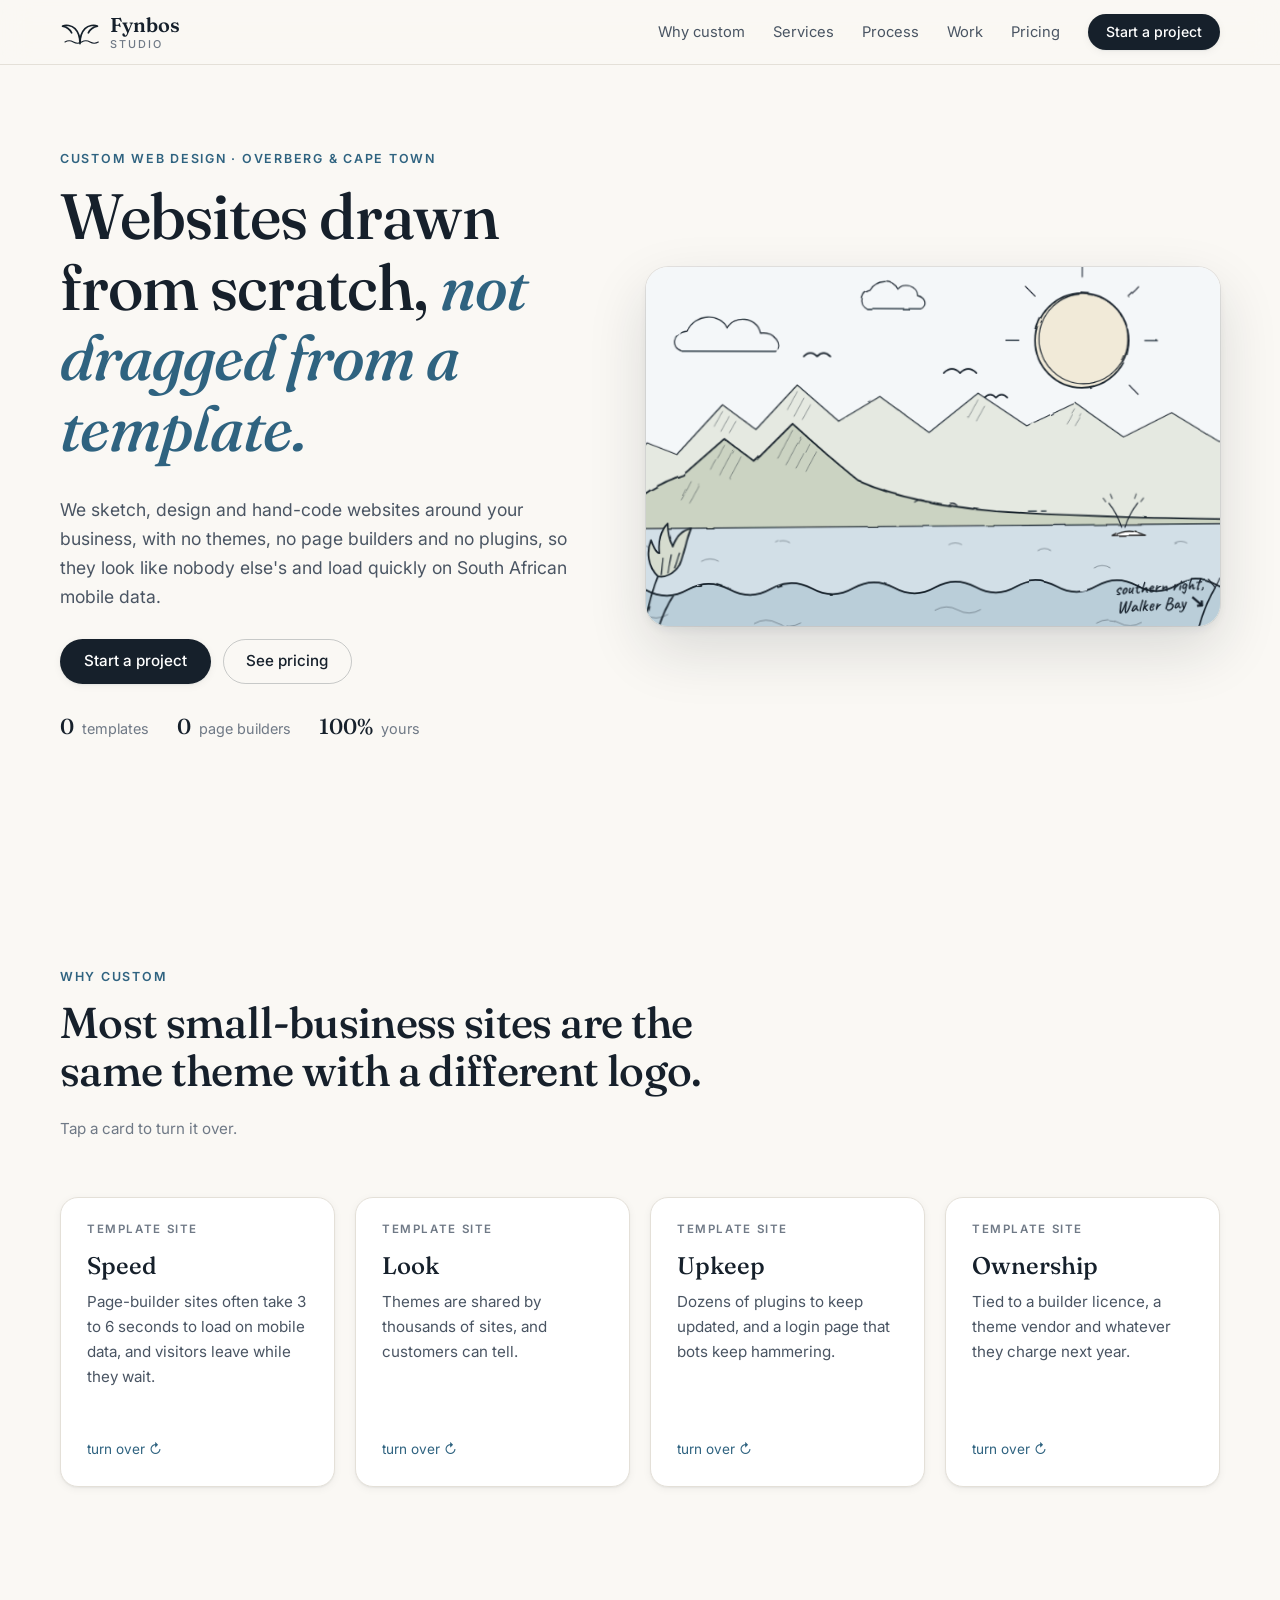
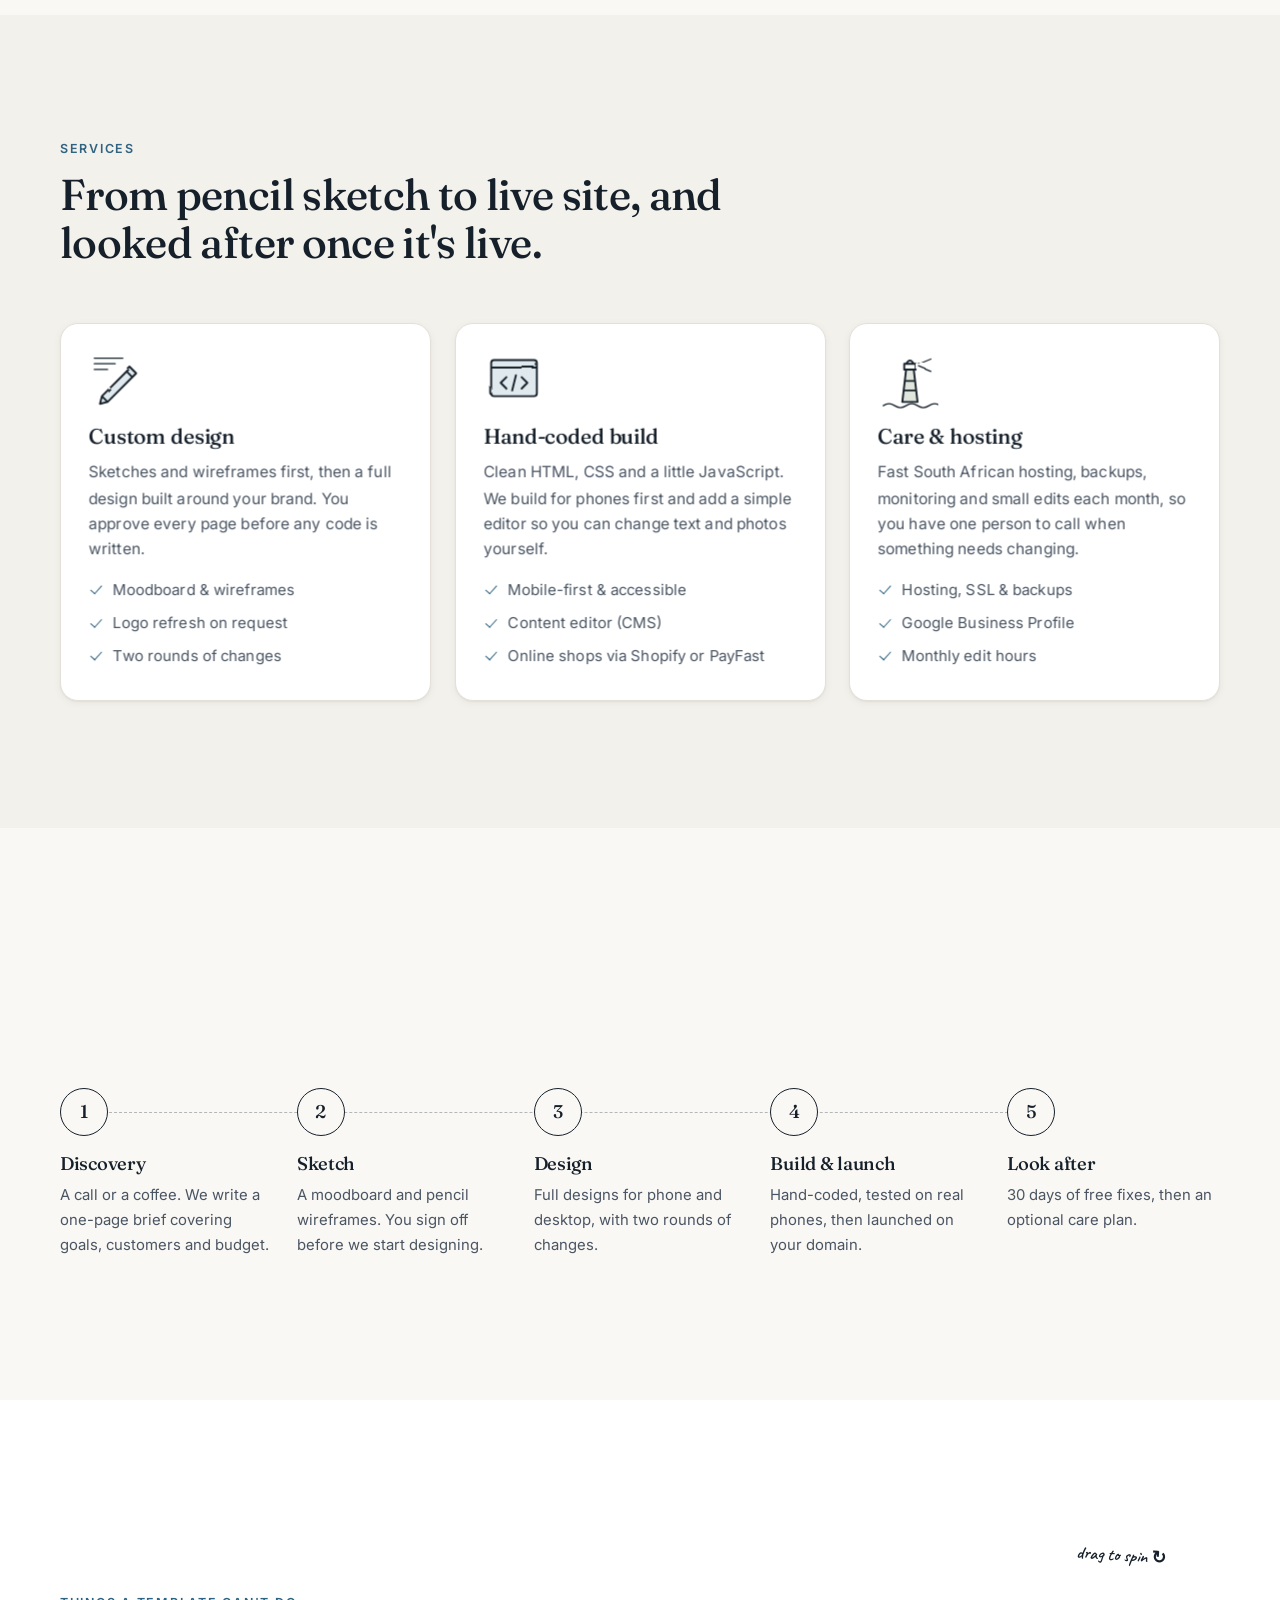
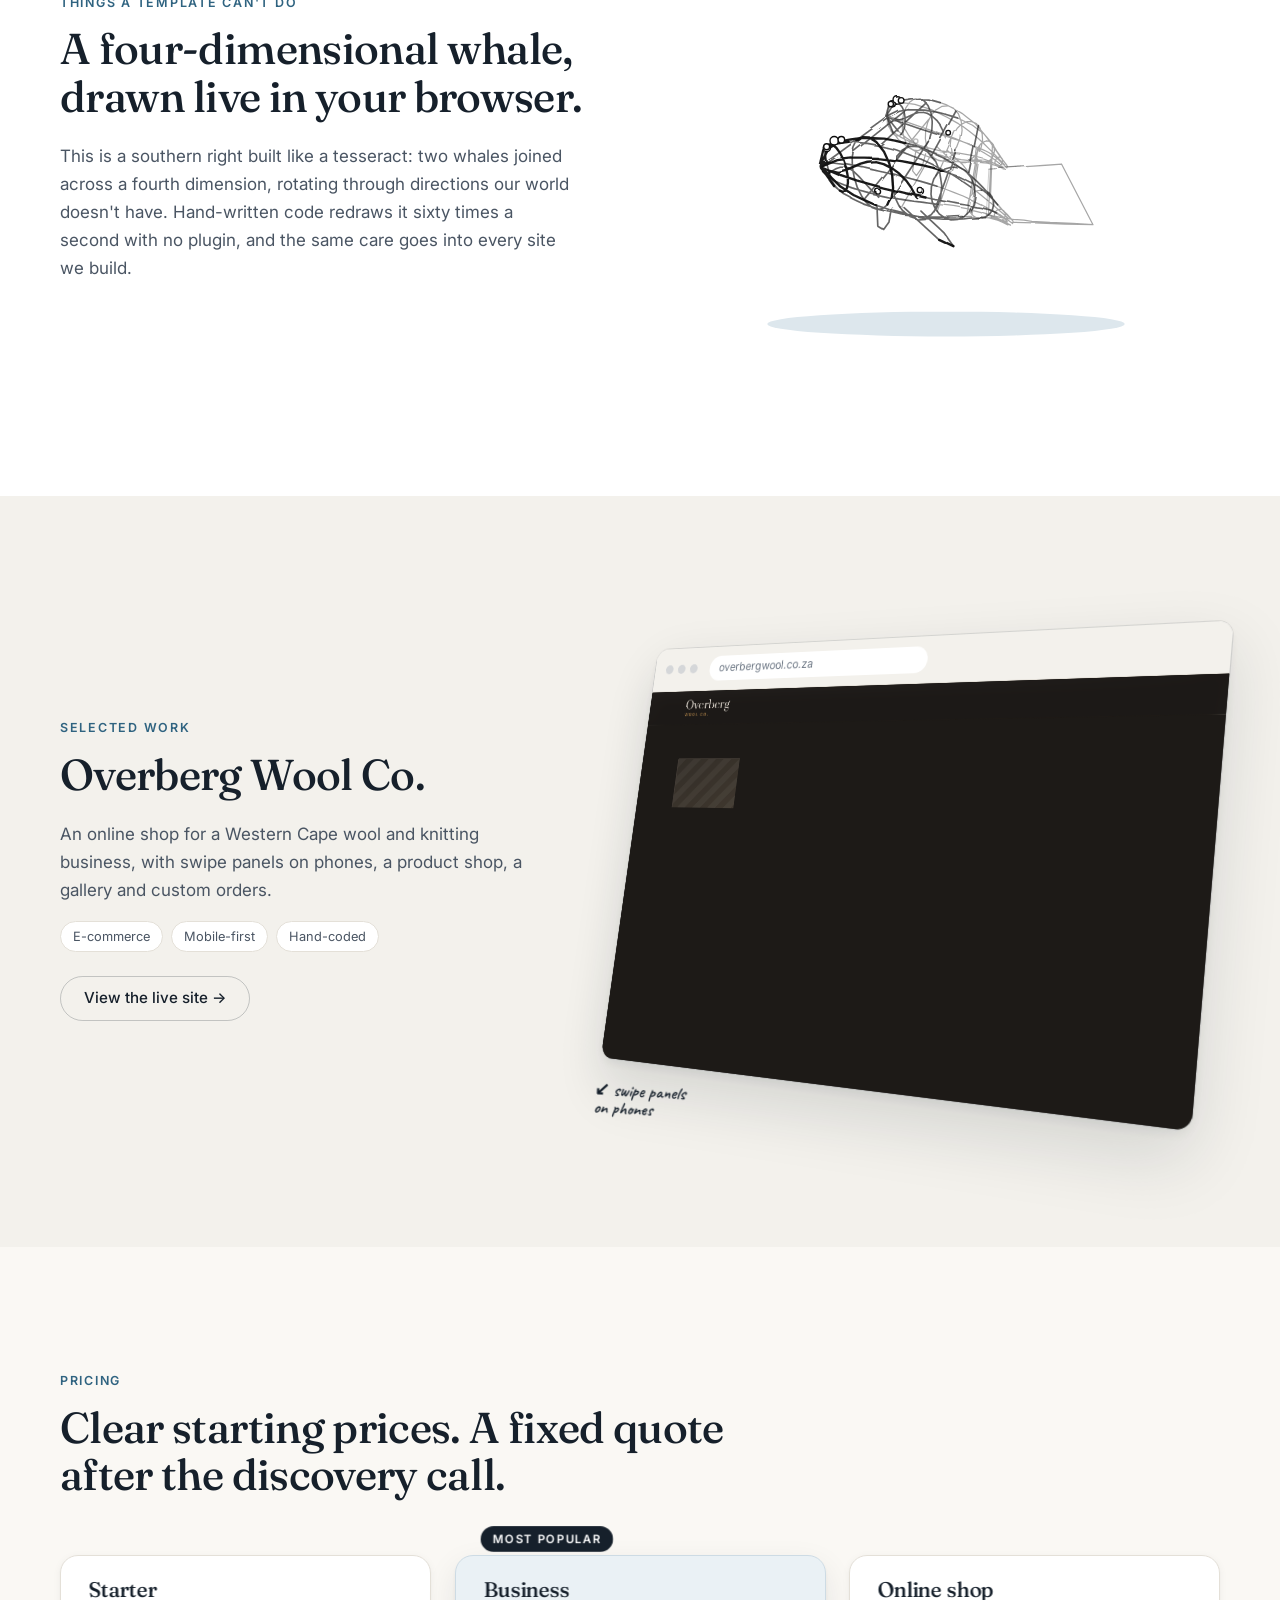
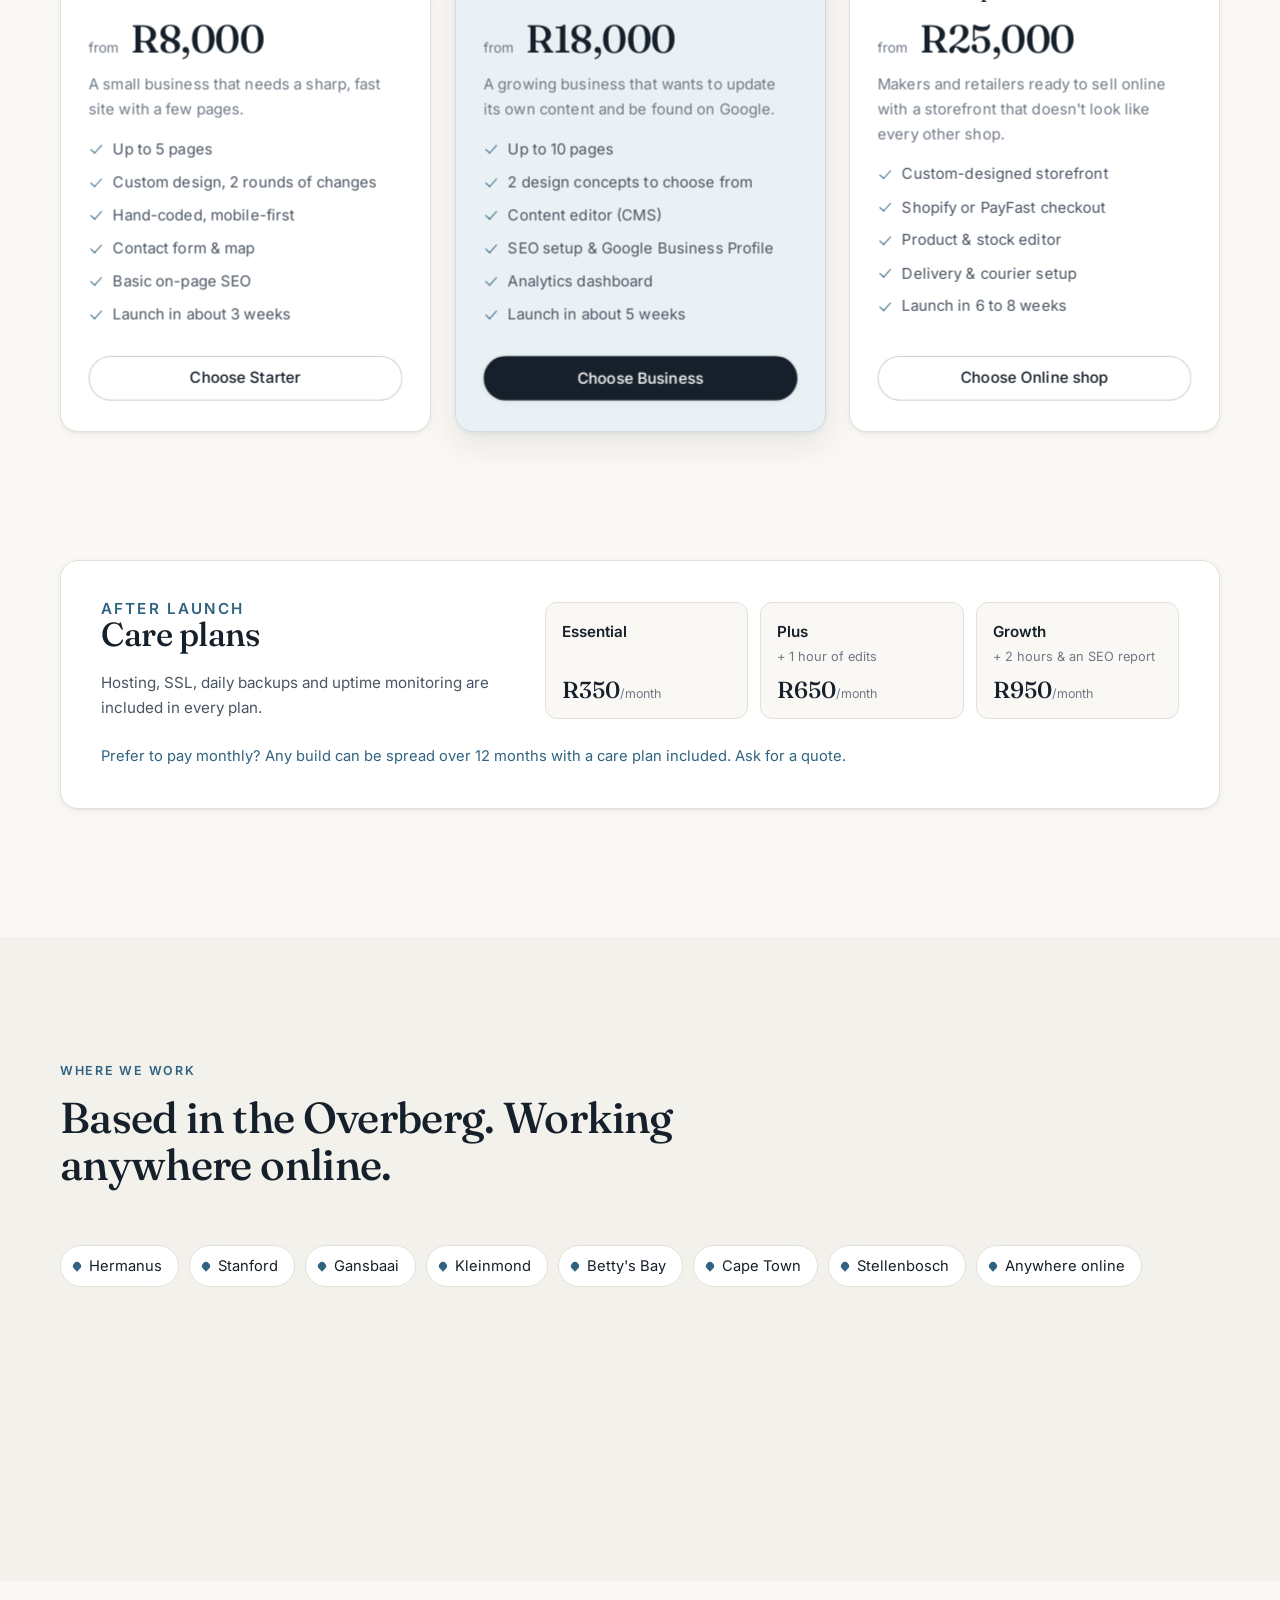
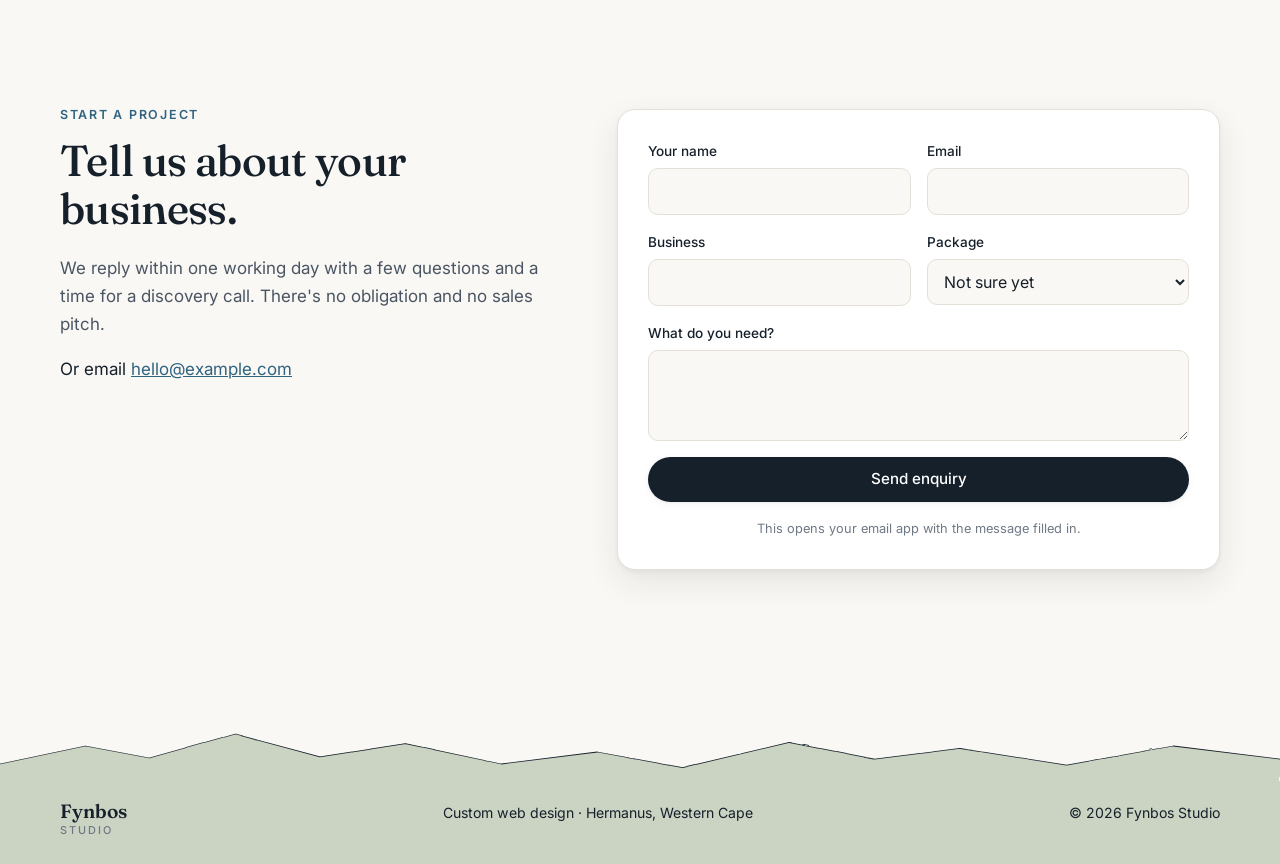
<file: agency/index.html>
<!doctype html>
<html lang="en-ZA">
<head>
<meta charset="utf-8">
<meta name="viewport" content="width=device-width, initial-scale=1, viewport-fit=cover">
<title>Fynbos Studio — Custom Web Design</title>
<meta name="description" content="Hand-drawn, hand-coded websites for Overberg and Cape Town businesses. No templates, no page builders — designed from a blank page and built to load fast.">
<meta name="theme-color" content="#FAF6EF">
<meta name="color-scheme" content="light">
<meta name="format-detection" content="telephone=no">
<link rel="preconnect" href="https://fonts.googleapis.com">
<link rel="preconnect" href="https://fonts.gstatic.com" crossorigin>
<link href="https://fonts.googleapis.com/css2?family=Caveat:wght@500;700&family=Fraunces:opsz,wght@9..144,500;9..144,700&family=Inter:wght@400;500;600&display=swap" rel="stylesheet">
<link rel="stylesheet" href="assets/css/studio.css">
<script>document.documentElement.classList.add('js');</script>
</head>
<body>

<!-- Shared sketch filter: a little turbulence makes every ruled line
     wobble like pen on paper. Referenced by the scene and icons. -->
<svg width="0" height="0" style="position:absolute" aria-hidden="true" focusable="false">
  <defs>
    <filter id="rough" x="-5%" y="-5%" width="110%" height="110%">
      <feTurbulence type="fractalNoise" baseFrequency="0.035" numOctaves="2" seed="7"/>
      <feDisplacementMap in="SourceGraphic" scale="2.6"/>
    </filter>
  </defs>
</svg>

<a class="skip" href="#main">Skip to content</a>

<header class="site-header">
  <div class="wrap header-row">
    <a class="brand" href="#top" aria-label="Fynbos Studio, home">
      <svg class="brand-mark" viewBox="0 0 48 32" aria-hidden="true">
        <g filter="url(#rough)" class="ink">
          <path d="M24 30 C24 22 22 16 18 12 C14 8 7 7 3 9 C8 10 12 13 14 17 M24 30 C24 22 26 16 30 12 C34 8 41 7 45 9 C40 10 36 13 34 17"/>
          <path d="M6 28 q5 -3 10 0 t10 0 t10 0 t10 0" class="ink-thin"/>
        </g>
      </svg>
      <span>Fynbos<small>Studio</small></span>
    </a>
    <button class="nav-toggle" aria-label="Menu" aria-expanded="false" aria-controls="nav">
      <span></span><span></span><span></span>
    </button>
    <nav class="nav" id="nav">
      <a href="#why">Why custom</a>
      <a href="#services">Services</a>
      <a href="#process">Process</a>
      <a href="#work">Work</a>
      <a href="#pricing">Pricing</a>
      <a href="#contact" class="btn btn-primary">Start a project</a>
    </nav>
  </div>
</header>

<main id="main">

<!-- HERO ============================================================
     A pop-up book: seven flat sketches stacked at different depths.
     The stack tilts with the pointer (or sways on its own on touch
     screens), so the mountains, sea and whale separate in real 3D. -->
<section class="hero" id="top">
  <div class="wrap hero-grid">
    <div class="hero-copy">
      <p class="eyebrow">Custom web design · Overberg &amp; Cape Town</p>
      <h1>Websites drawn from scratch, <em>not dragged from a template.</em></h1>
      <p class="lede">We sketch, design and hand-code websites around your business, with no themes, no page builders and no plugins, so they look like nobody else's and load quickly on South African mobile data.</p>
      <div class="actions">
        <a href="#contact" class="btn btn-primary">Start a project</a>
        <a href="#pricing" class="btn btn-ghost">See pricing</a>
      </div>
      <ul class="hero-facts" aria-label="What you get">
        <li><strong>0</strong> templates</li>
        <li><strong>0</strong> page builders</li>
        <li><strong>100%</strong> yours</li>
      </ul>
    </div>

    <div class="scene" data-scene role="img" aria-label="Hand-drawn sketch of the Overberg mountains above Walker Bay, with a southern right whale breaching">
      <div class="scene-inner" data-scene-inner>

        <!-- sky: sun, clouds, gulls -->
        <div class="layer" style="--z:-160">
          <svg viewBox="0 0 800 500" aria-hidden="true">
            <rect x="-100" y="-100" width="1000" height="700" class="f-sky"/>
            <g filter="url(#rough)">
              <circle cx="590" cy="130" r="58" class="f-sun fade" style="--d:.9s"/>
              <circle cx="590" cy="130" r="58" class="ink draw" pathLength="1" style="--d:.2s"/>
              <circle cx="592" cy="128" r="55" class="ink-thin draw" pathLength="1" style="--d:.4s"/>
              <path class="ink-thin draw" pathLength="1" style="--d:.6s" d="M590 52 v-16 M648 76 l12 -12 M668 130 h16 M532 76 l-12 -12 M512 130 h-16 M648 184 l12 12"/>
              <path class="ink-thin draw" pathLength="1" style="--d:.5s" d="M110 120 c10 -22 40 -22 48 -4 c8 -16 36 -14 40 6 c16 -2 26 12 18 22 h-112 c-14 -4 -12 -22 6 -24 z"/>
              <path class="ink-thin draw" pathLength="1" style="--d:.7s" d="M330 70 c8 -14 28 -14 34 -2 c8 -8 24 -4 24 8 c10 2 12 12 4 16 h-66 c-10 -6 -6 -20 4 -22 z"/>
            </g>
            <g class="gulls">
              <path class="ink gull" d="M420 170 q10 -10 20 0 q10 -10 20 0"/>
              <path class="ink gull g2" d="M470 200 q7 -7 14 0 q7 -7 14 0"/>
              <path class="ink gull g3" d="M250 150 q8 -8 16 0 q8 -8 16 0"/>
            </g>
          </svg>
        </div>

        <!-- far range -->
        <div class="layer" style="--z:-110">
          <svg viewBox="0 0 800 500" aria-hidden="true">
            <g filter="url(#rough)">
              <path class="f-hill-far fade" style="--d:1s" d="M0 300 L60 252 L95 266 L150 206 L190 236 L240 182 L290 226 L340 196 L400 240 L460 192 L520 232 L580 204 L640 246 L700 216 L760 252 L800 238 L800 620 L0 620 Z"/>
              <path class="ink-thin draw" pathLength="1" style="--d:.3s" d="M0 300 L60 252 L95 266 L150 206 L190 236 L240 182 L290 226 L340 196 L400 240 L460 192 L520 232 L580 204 L640 246 L700 216 L760 252 L800 238"/>
              <path class="ink-hatch draw" pathLength="1" style="--d:1.1s" d="M150 214 l-10 18 M158 220 l-10 18 M166 226 l-8 14 M240 190 l-12 22 M248 198 l-12 22 M256 206 l-10 18 M460 200 l-12 22 M468 208 l-10 18 M580 212 l-10 18 M588 218 l-8 14"/>
            </g>
          </svg>
        </div>

        <!-- near range: the Hermanus mountains, falling to the bay -->
        <div class="layer" style="--z:-60">
          <svg viewBox="0 0 800 500" aria-hidden="true">
            <g filter="url(#rough)">
              <path class="f-hill-near fade" style="--d:1.2s" d="M0 350 C30 330 60 300 100 288 L150 244 L186 272 L232 226 L274 264 L312 296 C360 318 420 328 480 334 C600 342 700 344 800 346 L800 620 L0 620 Z"/>
              <path class="ink draw" pathLength="1" style="--d:.5s" d="M0 350 C30 330 60 300 100 288 L150 244 L186 272 L232 226 L274 264 L312 296 C360 318 420 328 480 334 C600 342 700 344 800 346"/>
              <path class="ink-hatch draw" pathLength="1" style="--d:1.3s" d="M150 252 l-16 30 M160 258 l-16 30 M170 266 l-14 26 M232 234 l-18 34 M242 242 l-18 34 M252 250 l-16 30 M262 258 l-14 26 M110 296 l-12 22 M120 300 l-12 22"/>
              <path class="ink-thin draw" pathLength="1" style="--d:1.5s" d="M380 322 c6 -4 10 -4 14 0 M420 326 c4 -3 8 -3 12 0 M520 334 h10 m6 0 h6"/>
            </g>
          </svg>
        </div>

        <!-- the bay, with a distant whale blowing its V-shaped spout -->
        <div class="layer" style="--z:-20">
          <svg viewBox="0 0 800 500" aria-hidden="true">
            <g filter="url(#rough)">
              <path class="f-sea fade" style="--d:1.3s" d="M-100 350 L900 348 L900 620 L-100 620 Z"/>
              <path class="ink-thin draw" pathLength="1" style="--d:.8s" d="M0 350 L800 348"/>
              <path class="ink-hatch draw" pathLength="1" style="--d:1.5s" d="M40 372 q8 -5 16 0 M120 390 q10 -6 20 0 M530 380 q8 -5 16 0 M700 372 q8 -5 16 0 M600 402 q10 -6 20 0 M210 368 q8 -5 16 0 M420 372 q8 -5 16 0"/>
              <path class="whale-body thin" d="M622 362 q20 -12 42 0 z"/>
            </g>
            <g class="spout">
              <path class="ink-thin" d="M634 352 q-6 -18 -16 -30 M638 352 q6 -18 16 -30"/>
              <path class="ink-dots" d="M614 320 l-3 -4 M622 316 l-2 -5 M650 316 l2 -5 M658 320 l3 -4"/>
            </g>
          </svg>
        </div>

        <!-- the breaching whale: an HTML layer so it can turn in true 3D -->
        <div class="layer" style="--z:10">
          <div class="whale-wrap">
            <svg class="whale" viewBox="0 0 200 100" aria-hidden="true">
              <g filter="url(#rough)">
                <path class="whale-body" d="M8 58 C18 40 45 30 80 30 C115 30 140 40 160 50 C170 55 178 57 186 54 L196 38 C199 44 195 50 190 55 C196 60 199 66 197 72 L186 60 C170 64 140 72 100 74 C60 76 25 72 8 58 Z"/>
                <path class="whale-line faint" d="M11 55 C22 40 48 33 82 33 C114 33 138 42 158 52"/>
                <path class="whale-line" d="M10 60 C25 50 45 48 60 56 C66 60 70 64 72 70"/>
                <path class="whale-body" d="M80 68 C82 82 92 90 100 88 C96 80 92 72 90 68"/>
                <path class="whale-line faint" d="M30 69 C60 75 110 73 150 63 M188 52 L194 43 M189 58 L195 66"/>
                <path class="whale-hatch" d="M72 34 l-3 7 M82 33 l-3 7 M92 34 l-3 7 M102 35 l-3 7 M112 37 l-3 7 M122 39 l-3 7 M132 42 l-3 7 M142 45 l-3 7 M152 48 l-3 7 M162 52 l-2 6 M88 84 l3 -5 M94 86 l3 -5"/>
                <path class="whale-line" d="M13 49 c2 -2 5 -1 5 2 c0 2 -3 3 -5 1 z M20 44 c2 -2 4 -1 4 1 c0 2 -3 2 -4 0 z M28 40 c2 -1 4 0 3 2 c-1 2 -3 1 -3 -1 z M36 46 c1 -1 3 0 3 1 c0 2 -2 2 -3 0 z"/>
                <circle class="whale-eye" cx="58" cy="60" r="1.6"/>
              </g>
            </svg>
          </div>
          <svg class="splash splash-a" viewBox="0 0 120 60" aria-hidden="true">
            <path class="ink" d="M20 58 C22 40 30 26 36 16 M44 58 C44 36 50 18 58 6 M70 58 C70 38 76 24 86 14 M96 58 C94 44 98 34 104 26"/>
            <path class="ink-dots" d="M30 10 l-2 -4 M62 2 l0 -2 M90 8 l3 -4 M108 20 l4 -2 M14 30 l-4 -2"/>
          </svg>
          <svg class="splash splash-b" viewBox="0 0 120 60" aria-hidden="true">
            <path class="ink" d="M20 58 C22 40 30 26 36 16 M44 58 C44 36 50 18 58 6 M70 58 C70 38 76 24 86 14 M96 58 C94 44 98 34 104 26"/>
            <path class="ink-dots" d="M30 10 l-2 -4 M62 2 l0 -2 M90 8 l3 -4 M108 20 l4 -2 M14 30 l-4 -2"/>
          </svg>
        </div>

        <!-- front swell: solid, so it hides the whale when it dives -->
        <div class="layer" style="--z:40">
          <svg viewBox="0 0 800 500" aria-hidden="true">
            <g filter="url(#rough)">
              <path class="f-sea-front" d="M-100 420 q25 -14 50 0 t50 0 q25 -14 50 0 t50 0 t50 0 t50 0 t50 0 t50 0 t50 0 t50 0 t50 0 t50 0 t50 0 t50 0 t50 0 t50 0 t50 0 t50 0 t50 0 L900 640 L-100 640 Z"/>
              <path class="ink draw" pathLength="1" style="--d:1s" d="M0 420 q25 -14 50 0 t50 0 t50 0 t50 0 t50 0 t50 0 t50 0 t50 0 t50 0 t50 0 t50 0 t50 0 t50 0 t50 0 t50 0 t50 0"/>
              <path class="ink-hatch draw" pathLength="1" style="--d:1.6s" d="M20 450 q14 -8 28 0 t28 0 M180 462 q14 -8 28 0 t28 0 M400 448 q14 -8 28 0 t28 0 M600 466 q14 -8 28 0 t28 0"/>
            </g>
          </svg>
        </div>

        <!-- foreground fynbos: proteas and restios, closest to you -->
        <div class="layer" style="--z:80">
          <svg viewBox="0 0 800 500" aria-hidden="true">
            <g filter="url(#rough)">
              <path class="ink draw" pathLength="1" style="--d:1.2s" d="M40 500 C44 460 50 430 62 400 M56 500 C58 470 66 446 80 424 M26 500 C24 470 20 450 12 430 M720 500 C724 468 732 444 746 420 M740 500 C744 474 756 456 772 440 M760 500 C760 480 764 466 776 452"/>
              <g class="protea">
                <path class="f-protea fade" style="--d:1.8s" d="M62 400 C50 388 48 370 54 356 C58 368 62 372 64 372 C62 358 66 344 74 336 C74 350 78 360 80 364 C84 352 92 344 102 342 C96 356 94 372 88 386 C82 396 72 402 62 400 Z"/>
                <path class="ink draw" pathLength="1" style="--d:1.4s" d="M62 400 C50 388 48 370 54 356 C58 368 62 372 64 372 C62 358 66 344 74 336 C74 350 78 360 80 364 C84 352 92 344 102 342 C96 356 94 372 88 386 C82 396 72 402 62 400 Z"/>
                <path class="ink-thin draw" pathLength="1" style="--d:1.6s" d="M66 398 L68 378 M74 396 L78 374 M82 390 L88 372"/>
              </g>
              <path class="ink-thin draw" pathLength="1" style="--d:1.7s" d="M746 420 l-8 -10 M746 420 l6 -12 M772 440 l-4 -12 M772 440 l8 -8 M776 452 l6 -10"/>
            </g>
          </svg>
        </div>

      </div>
      <p class="scene-note" aria-hidden="true">southern right,<br>Walker Bay ↘</p>
    </div>
  </div>
</section>

<!-- WHY CUSTOM ======================================================
     Flip cards: the template problem on the front, our answer on
     the back. Tap or press Enter to turn one over. -->
<section class="section" id="why">
  <div class="wrap">
    <header class="section-head reveal">
      <p class="eyebrow">Why custom</p>
      <h2>Most small-business sites are the same theme with a different logo.</h2>
      <p class="section-lede">Tap a card to turn it over.</p>
    </header>
    <div class="flip-grid carousel">
      <button class="flip reveal" type="button" aria-pressed="false">
        <span class="flip-inner">
          <span class="face front">
            <span class="face-label">Template site</span>
            <span class="face-title">Speed</span>
            <span class="face-body">Page-builder sites often take 3 to 6 seconds to load on mobile data, and visitors leave while they wait.</span>
            <span class="face-turn">turn over ↻</span>
          </span>
          <span class="face back">
            <span class="face-label">Fynbos Studio</span>
            <span class="face-title">About a second</span>
            <span class="face-body">Hand-coded pages carry only what they need. Customers use less data and are less likely to give up.</span>
          </span>
        </span>
      </button>
      <button class="flip reveal" type="button" aria-pressed="false">
        <span class="flip-inner">
          <span class="face front">
            <span class="face-label">Template site</span>
            <span class="face-title">Look</span>
            <span class="face-body">Themes are shared by thousands of sites, and customers can tell.</span>
            <span class="face-turn">turn over ↻</span>
          </span>
          <span class="face back">
            <span class="face-label">Fynbos Studio</span>
            <span class="face-title">Drawn for you</span>
            <span class="face-body">Every site starts as pencil sketches on a blank page and is designed around your brand, your customers and your part of the world.</span>
          </span>
        </span>
      </button>
      <button class="flip reveal" type="button" aria-pressed="false">
        <span class="flip-inner">
          <span class="face front">
            <span class="face-label">Template site</span>
            <span class="face-title">Upkeep</span>
            <span class="face-body">Dozens of plugins to keep updated, and a login page that bots keep hammering.</span>
            <span class="face-turn">turn over ↻</span>
          </span>
          <span class="face back">
            <span class="face-label">Fynbos Studio</span>
            <span class="face-title">Nothing to patch</span>
            <span class="face-body">There are no plugins and no database to break into. The site is served as static files, so there's almost nothing to maintain.</span>
          </span>
        </span>
      </button>
      <button class="flip reveal" type="button" aria-pressed="false">
        <span class="flip-inner">
          <span class="face front">
            <span class="face-label">Template site</span>
            <span class="face-title">Ownership</span>
            <span class="face-body">Tied to a builder licence, a theme vendor and whatever they charge next year.</span>
            <span class="face-turn">turn over ↻</span>
          </span>
          <span class="face back">
            <span class="face-label">Fynbos Studio</span>
            <span class="face-title">Yours outright</span>
            <span class="face-body">You own clean, readable code with no licences, and you can host it anywhere.</span>
          </span>
        </span>
      </button>
    </div>
  </div>
</section>

<!-- SERVICES ======================================================== -->
<section class="section section-alt" id="services">
  <div class="wrap">
    <header class="section-head reveal">
      <p class="eyebrow">Services</p>
      <h2>From pencil sketch to live site, and looked after once it's live.</h2>
    </header>
    <div class="card-grid carousel">
      <article class="card tilt reveal" data-tilt>
        <svg class="icon" viewBox="0 0 64 64" aria-hidden="true">
          <g filter="url(#rough)">
            <path class="f-sea-soft" d="M14 50 L44 20 L50 26 L20 56 L12 58 Z"/>
            <path class="ink draw" pathLength="1" d="M14 50 L44 20 L50 26 L20 56 L12 58 Z M40 24 l6 6 M14 50 l6 6"/>
            <path class="ink-thin draw" pathLength="1" d="M6 10 h30 M6 16 h22 M6 22 h14"/>
          </g>
        </svg>
        <h3>Custom design</h3>
        <p>Sketches and wireframes first, then a full design built around your brand. You approve every page before any code is written.</p>
        <ul class="ticks">
          <li>Moodboard &amp; wireframes</li>
          <li>Logo refresh on request</li>
          <li>Two rounds of changes</li>
        </ul>
      </article>
      <article class="card tilt reveal" data-tilt>
        <svg class="icon" viewBox="0 0 64 64" aria-hidden="true">
          <g filter="url(#rough)">
            <rect class="f-sea-soft" x="8" y="12" width="48" height="38" rx="3"/>
            <path class="ink draw" pathLength="1" d="M11 12 h42 a3 3 0 0 1 3 3 v32 a3 3 0 0 1 -3 3 h-42 a3 3 0 0 1 -3 -3 v-32 a3 3 0 0 1 3 -3 z M8 20 h48"/>
            <path class="ink draw" pathLength="1" d="M24 30 l-6 6 l6 6 M40 30 l6 6 l-6 6 M34 28 l-4 16"/>
          </g>
        </svg>
        <h3>Hand-coded build</h3>
        <p>Clean HTML, CSS and a little JavaScript. We build for phones first and add a simple editor so you can change text and photos yourself.</p>
        <ul class="ticks">
          <li>Mobile-first &amp; accessible</li>
          <li>Content editor (CMS)</li>
          <li>Online shops via Shopify or PayFast</li>
        </ul>
      </article>
      <article class="card tilt reveal" data-tilt>
        <svg class="icon" viewBox="0 0 64 64" aria-hidden="true">
          <g filter="url(#rough)">
            <path class="f-hill-soft" d="M26 56 L30 22 L38 22 L42 56 Z"/>
            <path class="ink draw" pathLength="1" d="M26 56 L30 22 L38 22 L42 56 Z M28 22 h12 v-6 h-12 z M30 16 q4 -7 8 0 M28.5 34 h11 M27.5 44 h13"/>
            <path class="ink-thin draw" pathLength="1" d="M44 16 l12 -5 M44 19 l12 5"/>
            <path class="ink-thin draw" pathLength="1" d="M6 60 q6 -4 12 0 t12 0 t12 0 t12 0 t12 0"/>
          </g>
        </svg>
        <h3>Care &amp; hosting</h3>
        <p>Fast South African hosting, backups, monitoring and small edits each month, so you have one person to call when something needs changing.</p>
        <ul class="ticks">
          <li>Hosting, SSL &amp; backups</li>
          <li>Google Business Profile</li>
          <li>Monthly edit hours</li>
        </ul>
      </article>
    </div>
  </div>
</section>

<!-- PROCESS ========================================================= -->
<section class="section" id="process">
  <div class="wrap">
    <header class="section-head reveal">
      <p class="eyebrow">Process</p>
      <h2>Five steps, and you see every one.</h2>
    </header>
    <ol class="steps">
      <li class="step reveal"><span class="step-num">1</span><h3>Discovery</h3><p>A call or a coffee. We write a one-page brief covering goals, customers and budget.</p></li>
      <li class="step reveal"><span class="step-num">2</span><h3>Sketch</h3><p>A moodboard and pencil wireframes. You sign off before we start designing.</p></li>
      <li class="step reveal"><span class="step-num">3</span><h3>Design</h3><p>Full designs for phone and desktop, with two rounds of changes.</p></li>
      <li class="step reveal"><span class="step-num">4</span><h3>Build &amp; launch</h3><p>Hand-coded, tested on real phones, then launched on your domain.</p></li>
      <li class="step reveal"><span class="step-num">5</span><h3>Look after</h3><p>30 days of free fixes, then an optional care plan.</p></li>
    </ol>
  </div>
</section>

<!-- 4D WHALE ========================================================
     A "tesseract" made of whales: two wireframe southern rights at
     either end of a fourth axis, joined across it, rotating through
     four dimensions and beating their tails. Drag to spin it. -->
<section class="section section-craft" id="craft">
  <div class="wrap craft-grid">
    <div class="craft-copy reveal">
      <p class="eyebrow">Things a template can't do</p>
      <h2>A four-dimensional whale, drawn live in your browser.</h2>
      <p>This is a southern right built like a tesseract: two whales joined across a fourth dimension, rotating through directions our world doesn't have. Hand-written code redraws it sixty times a second with no plugin, and the same care goes into every site we build.</p>
    </div>
    <div class="tess-stage" data-whale3d>
      <svg class="tess" viewBox="-160 -160 320 320" role="img" aria-label="A wireframe sketch of a four-dimensional southern right whale, slowly rotating and swimming">
        <ellipse class="tess-shadow" cx="0" cy="128" rx="130" ry="9"/>
        <g filter="url(#rough)">
          <path class="band b0" data-band/>
          <path class="band b1" data-band/>
          <path class="band b2" data-band/>
          <path class="band b3" data-band/>
          <g data-marks></g>
        </g>
      </svg>
      <p class="scene-note tess-note" aria-hidden="true">drag to spin ↻</p>
    </div>
  </div>
</section>

<!-- WORK ============================================================
     A live preview of the first project, framed in a browser window
     that swings flat as you scroll to it. -->
<section class="section section-alt" id="work">
  <div class="wrap work-grid">
    <div class="work-copy reveal">
      <p class="eyebrow">Selected work</p>
      <h2>Overberg Wool Co.</h2>
      <p>An online shop for a Western Cape wool and knitting business, with swipe panels on phones, a product shop, a gallery and custom orders.</p>
      <ul class="tags">
        <li>E-commerce</li><li>Mobile-first</li><li>Hand-coded</li>
      </ul>
      <a class="btn btn-ghost" href="../public/index.html">View the live site →</a>
    </div>
    <div class="browser-stage" data-swing>
      <div class="browser">
        <div class="browser-bar"><i></i><i></i><i></i><span>overbergwool.co.za</span></div>
        <div class="browser-view" data-fit>
          <iframe src="../public/index.html" title="Preview of the Overberg Wool Co. website" loading="lazy" tabindex="-1" aria-hidden="true"></iframe>
        </div>
      </div>
      <p class="scene-note note-work" aria-hidden="true">↙ swipe panels<br>on phones</p>
    </div>
  </div>
</section>

<!-- PRICING ========================================================= -->
<section class="section" id="pricing">
  <div class="wrap">
    <header class="section-head reveal">
      <p class="eyebrow">Pricing</p>
      <h2>Clear starting prices. A fixed quote after the discovery call.</h2>
    </header>
    <div class="price-grid carousel">
      <article class="price tilt reveal" data-tilt>
        <h3>Starter</h3>
        <p class="amount"><small>from</small> R8,000</p>
        <p class="price-for">A small business that needs a sharp, fast site with a few pages.</p>
        <ul class="ticks">
          <li>Up to 5 pages</li>
          <li>Custom design, 2 rounds of changes</li>
          <li>Hand-coded, mobile-first</li>
          <li>Contact form &amp; map</li>
          <li>Basic on-page SEO</li>
          <li>Launch in about 3 weeks</li>
        </ul>
        <a href="#contact" class="btn btn-ghost" data-plan="Starter">Choose Starter</a>
      </article>
      <article class="price price-featured tilt reveal" data-tilt>
        <p class="badge">Most popular</p>
        <h3>Business</h3>
        <p class="amount"><small>from</small> R18,000</p>
        <p class="price-for">A growing business that wants to update its own content and be found on Google.</p>
        <ul class="ticks">
          <li>Up to 10 pages</li>
          <li>2 design concepts to choose from</li>
          <li>Content editor (CMS)</li>
          <li>SEO setup &amp; Google Business Profile</li>
          <li>Analytics dashboard</li>
          <li>Launch in about 5 weeks</li>
        </ul>
        <a href="#contact" class="btn btn-primary" data-plan="Business">Choose Business</a>
      </article>
      <article class="price tilt reveal" data-tilt>
        <h3>Online shop</h3>
        <p class="amount"><small>from</small> R25,000</p>
        <p class="price-for">Makers and retailers ready to sell online with a storefront that doesn't look like every other shop.</p>
        <ul class="ticks">
          <li>Custom-designed storefront</li>
          <li>Shopify or PayFast checkout</li>
          <li>Product &amp; stock editor</li>
          <li>Delivery &amp; courier setup</li>
          <li>Launch in 6 to 8 weeks</li>
        </ul>
        <a href="#contact" class="btn btn-ghost" data-plan="Online shop">Choose Online shop</a>
      </article>
    </div>

  </div>
</section>

<!-- CARE PLANS ==================================================== -->
<section class="section section-tight" id="care">
  <div class="wrap">
    <div class="care reveal">
      <div>
        <p class="eyebrow">After launch</p>
        <h2>Care plans</h2>
        <p>Hosting, SSL, daily backups and uptime monitoring are included in every plan.</p>
      </div>
      <ul class="care-list">
        <li><span>Essential</span><strong>R350<small>/month</small></strong></li>
        <li><span>Plus</span><em>+ 1 hour of edits</em><strong>R650<small>/month</small></strong></li>
        <li><span>Growth</span><em>+ 2 hours &amp; an SEO report</em><strong>R950<small>/month</small></strong></li>
      </ul>
      <p class="care-note">Prefer to pay monthly? Any build can be spread over 12 months with a care plan included. Ask for a quote.</p>
    </div>
  </div>
</section>

<!-- AREAS =========================================================== -->
<section class="section section-alt areas">
  <div class="wrap">
    <header class="section-head reveal">
      <p class="eyebrow">Where we work</p>
      <h2>Based in the Overberg. Working anywhere online.</h2>
    </header>
    <ul class="area-list reveal">
      <li>Hermanus</li><li>Stanford</li><li>Gansbaai</li><li>Kleinmond</li><li>Betty's Bay</li><li>Cape Town</li><li>Stellenbosch</li><li>Anywhere online</li>
    </ul>
    <div class="next-slot reveal">
      <svg viewBox="0 0 120 60" aria-hidden="true"><g filter="url(#rough)"><path class="ink draw" pathLength="1" d="M8 50 C24 40 34 20 50 20 C66 20 72 42 88 42 C100 42 106 30 112 22 M104 20 l8 2 l-2 8"/></g></svg>
      <p><strong>Your business could be next.</strong> We take on a small number of projects at a time so each one gets proper attention.</p>
      <a href="#contact" class="btn btn-primary">Book a slot</a>
    </div>
  </div>
</section>

<!-- CONTACT ========================================================= -->
<section class="section" id="contact">
  <div class="wrap contact-grid">
    <div class="reveal">
      <p class="eyebrow">Start a project</p>
      <h2>Tell us about your business.</h2>
      <p>We reply within one working day with a few questions and a time for a discovery call. There's no obligation and no sales pitch.</p>
      <p class="contact-direct">Or email <a href="mailto:hello@example.com">hello@example.com</a></p>
    </div>
    <form class="form reveal" data-contact>
      <label>Your name<input name="name" autocomplete="name" required></label>
      <label>Email<input name="email" type="email" autocomplete="email" required></label>
      <label>Business<input name="business" autocomplete="organization"></label>
      <label>Package
        <select name="plan">
          <option>Not sure yet</option>
          <option>Starter</option>
          <option>Business</option>
          <option>Online shop</option>
        </select>
      </label>
      <label class="full">What do you need?<textarea name="message" rows="3" required></textarea></label>
      <button class="btn btn-primary full" type="submit">Send enquiry</button>
      <p class="form-note full">This opens your email app with the message filled in.</p>
    </form>
  </div>
</section>

</main>

<footer class="site-footer">
  <svg class="footer-hills" viewBox="0 0 1200 120" preserveAspectRatio="none" aria-hidden="true">
    <g filter="url(#rough)">
      <path class="f-hill-near" d="M0 120 L0 70 L80 40 L140 60 L220 20 L300 58 L380 36 L470 70 L560 50 L640 76 L740 34 L820 62 L900 44 L1000 72 L1100 40 L1200 62 L1200 120 Z"/>
      <path class="ink-thin" d="M0 70 L80 40 L140 60 L220 20 L300 58 L380 36 L470 70 L560 50 L640 76 L740 34 L820 62 L900 44 L1000 72 L1100 40 L1200 62"/>
    </g>
  </svg>
  <div class="footer-body">
    <div class="wrap footer-row">
      <p class="brand-foot">Fynbos<small>Studio</small></p>
      <p>Custom web design · Hermanus, Western Cape</p>
      <p>© <span data-year>2026</span> Fynbos Studio</p>
    </div>
  </div>
</footer>

<script src="assets/js/studio.js" defer></script>
</body>
</html>
</file>
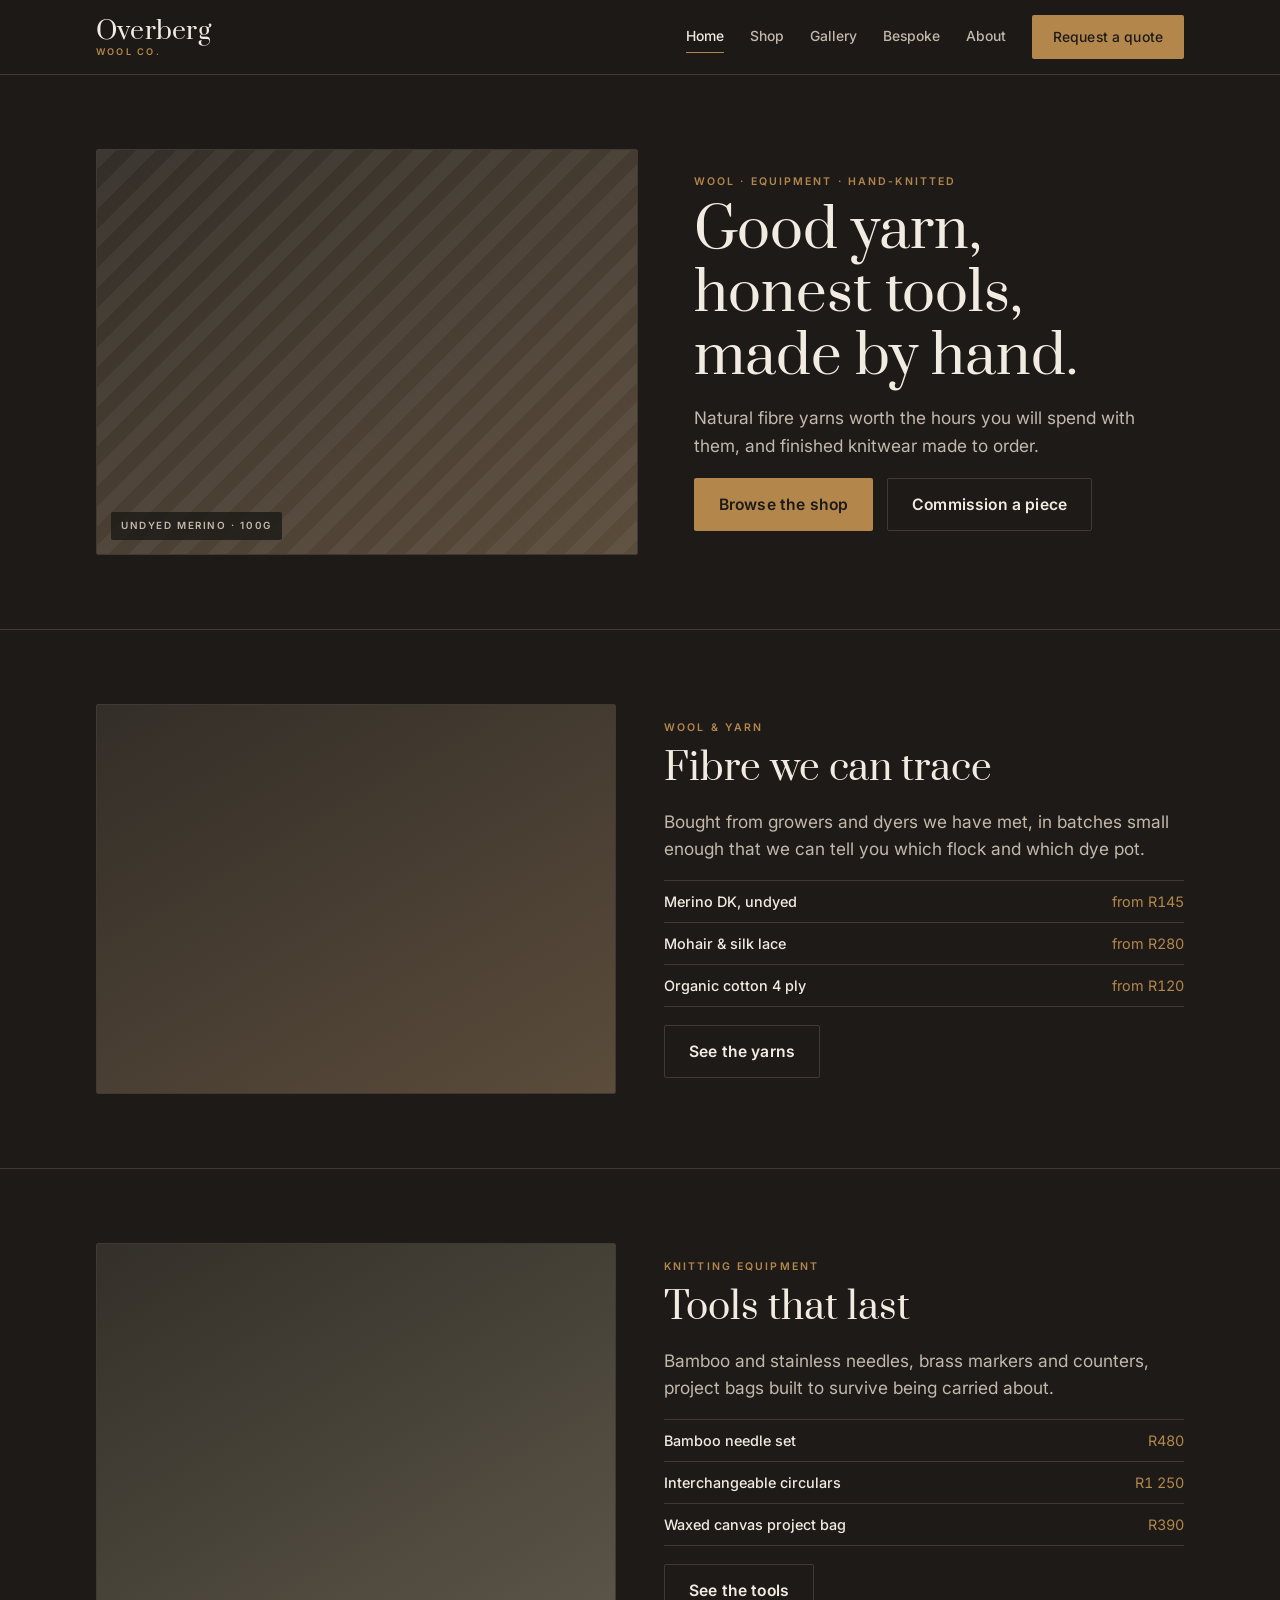
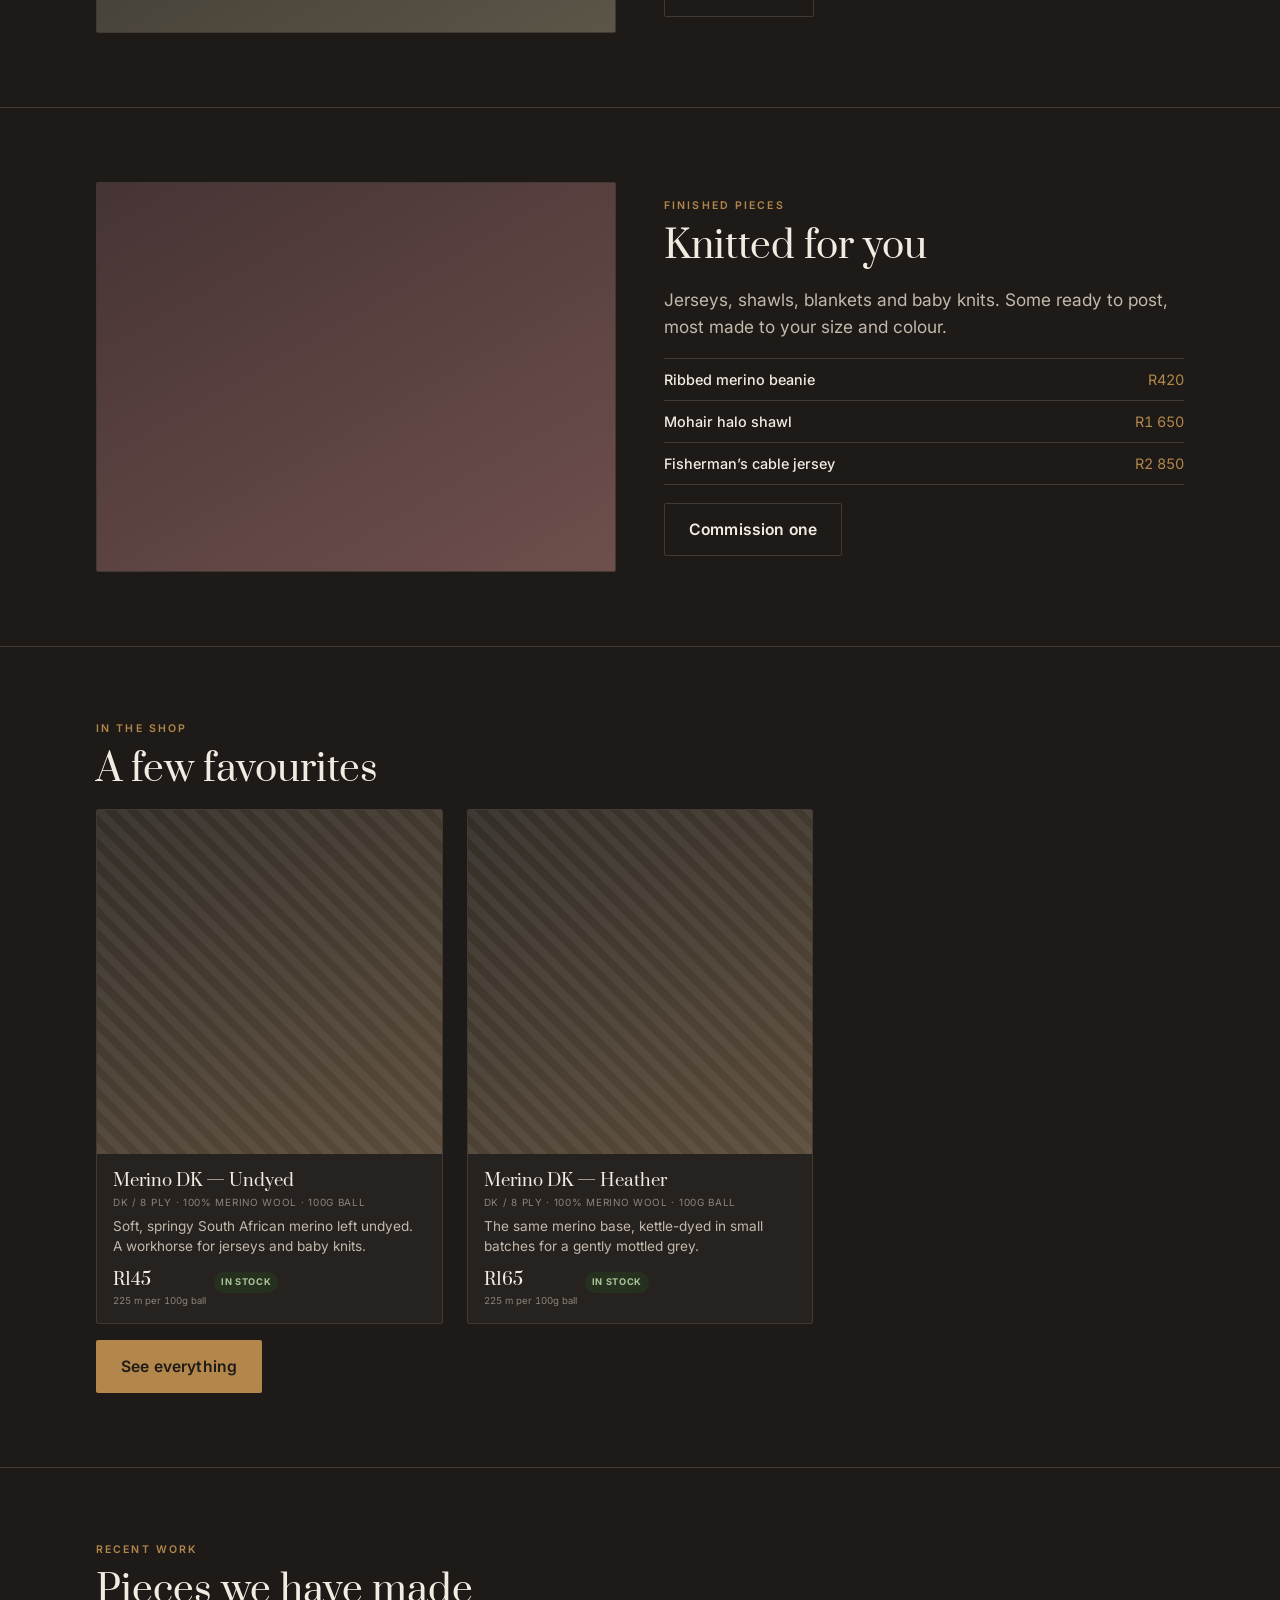
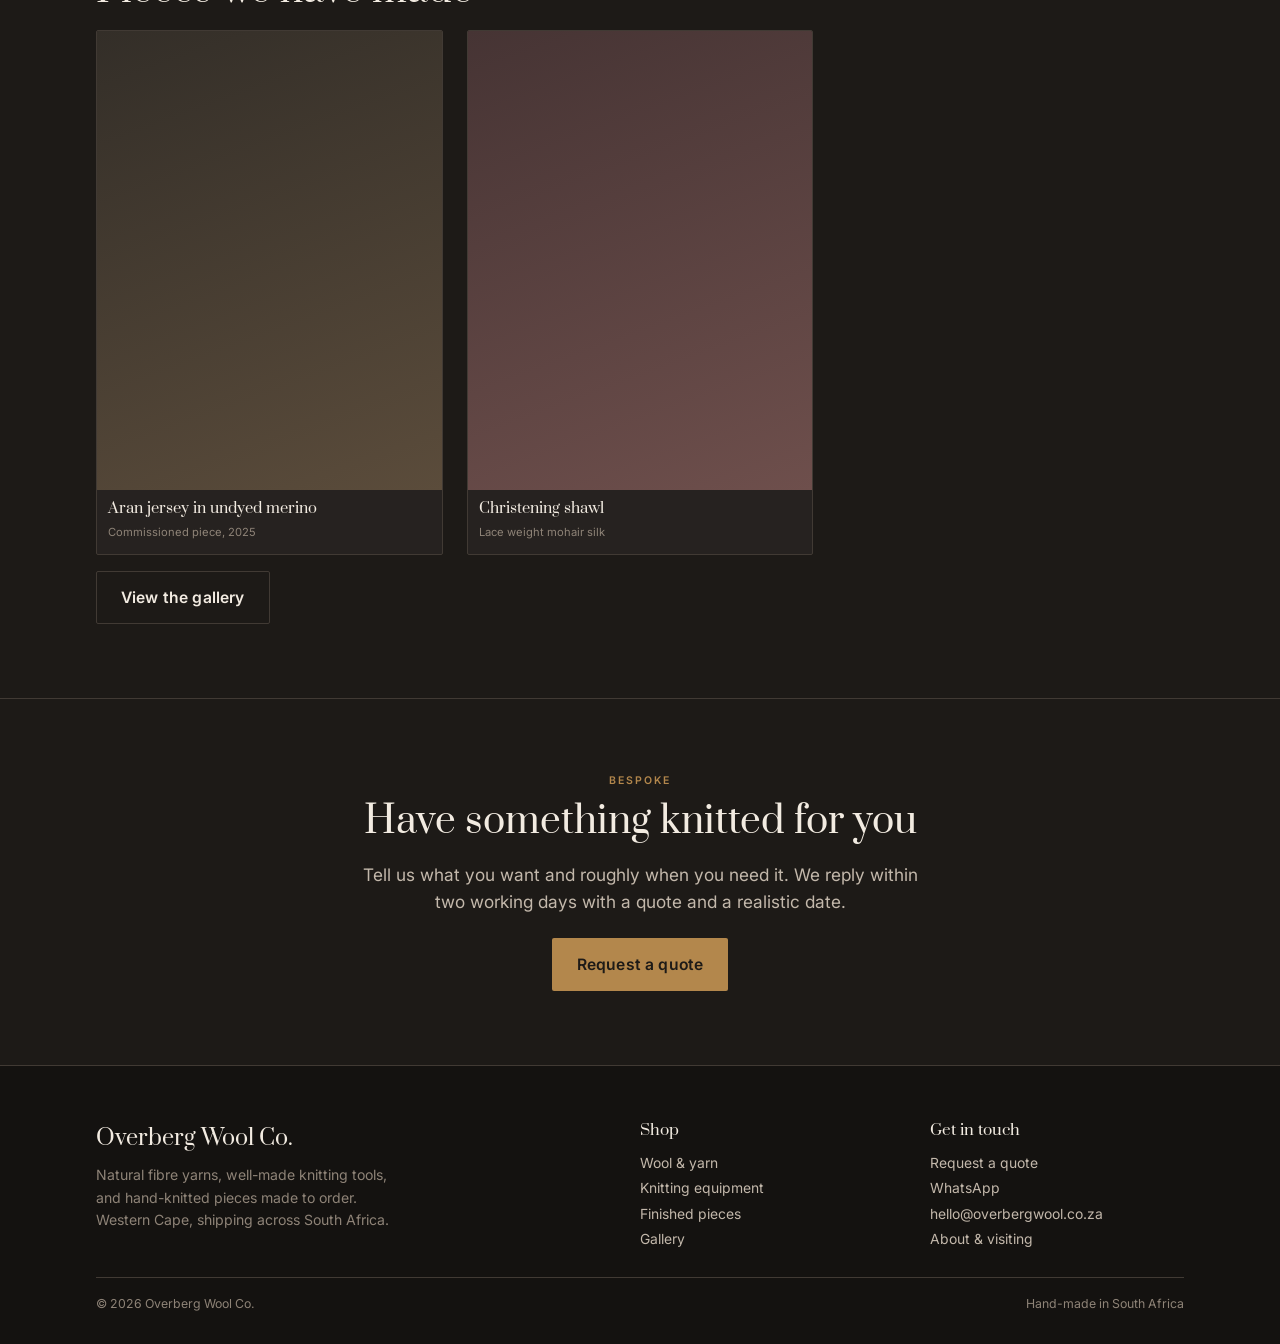
<file: public/index.html>
<!doctype html>
<html lang="en-ZA">
<head>
<title>Overberg Wool Co. — Wool, Knitting Equipment &amp; Hand-Knitted Pieces</title>
<meta name="description" content="Natural fibre yarns, quality knitting needles and notions, and hand-knitted pieces made to order. Western Cape, shipping across South Africa.">
<meta charset="utf-8">
<meta name="viewport" content="width=device-width, initial-scale=1, viewport-fit=cover">
<meta name="theme-color" content="#1d1a17">
<meta name="color-scheme" content="dark">
<meta name="format-detection" content="telephone=no">
<link rel="preconnect" href="https://fonts.googleapis.com">
<link rel="preconnect" href="https://fonts.gstatic.com" crossorigin>
<link href="https://fonts.googleapis.com/css2?family=Prata&family=Inter:wght@400;500;600;700&display=swap" rel="stylesheet">
<link rel="stylesheet" href="assets/css/styles.css">
</head>

<!-- class="deck" turns on full-screen scroll-snap panels on phones:
     one swipe = one panel. Switched off above 900px and on short screens. -->
<body class="deck">

<header class="site-header">
  <div class="wrap">
    <a class="brand" href="index.html">Overberg<small>Wool Co.</small></a>
    <button class="nav-toggle" aria-label="Menu" aria-expanded="false">&#9776;</button>
    <nav class="nav">
      <a href="index.html">Home</a>
      <a href="shop.html">Shop</a>
      <a href="gallery.html">Gallery</a>
      <a href="bespoke.html">Bespoke</a>
      <a href="about.html">About</a>
      <a href="bespoke.html" class="btn btn-primary">Request a quote</a>
    </nav>
  </div>
</header>

<main>

  <!-- 1 ------------------------------------------------------------ -->
  <section class="panel hero" id="p1">
    <span class="panel-index">01 / 07</span>
    <div class="wrap hero-grid">
      <div class="figure"><span>Undyed merino · 100g</span></div>
      <div>
        <div class="eyebrow">Wool · Equipment · Hand-knitted</div>
        <h1>Good yarn, honest tools, made by hand.</h1>
        <p class="lede">Natural fibre yarns worth the hours you will spend with them, and finished knitwear made to order.</p>
        <div class="actions">
          <a href="shop.html" class="btn btn-primary">Browse the shop</a>
          <a href="bespoke.html" class="btn btn-ghost">Commission a piece</a>
        </div>
      </div>
    </div>
    <div class="panel-more" aria-hidden="true">&#8964;</div>
  </section>

  <!-- 2 ------------------------------------------------------------ -->
  <section class="panel" id="p2">
    <span class="panel-index">02 / 07</span>
    <div class="wrap cat-panel">
      <div class="cat-figure" data-cat="wool"></div>
      <div>
        <div class="eyebrow">Wool &amp; yarn</div>
        <h2>Fibre we can trace</h2>
        <p class="lede">Bought from growers and dyers we have met, in batches small enough that we can tell you which flock and which dye pot.</p>
        <ul class="cat-list">
          <li><b>Merino DK, undyed</b> <span>from R145</span></li>
          <li><b>Mohair &amp; silk lace</b> <span>from R280</span></li>
          <li><b>Organic cotton 4 ply</b> <span>from R120</span></li>
        </ul>
        <a href="shop.html" class="btn btn-ghost">See the yarns</a>
      </div>
    </div>
    <div class="panel-more" aria-hidden="true">&#8964;</div>
  </section>

  <!-- 3 ------------------------------------------------------------ -->
  <section class="panel" id="p3">
    <span class="panel-index">03 / 07</span>
    <div class="wrap cat-panel">
      <div class="cat-figure" data-cat="equipment"></div>
      <div>
        <div class="eyebrow">Knitting equipment</div>
        <h2>Tools that last</h2>
        <p class="lede">Bamboo and stainless needles, brass markers and counters, project bags built to survive being carried about.</p>
        <ul class="cat-list">
          <li><b>Bamboo needle set</b> <span>R480</span></li>
          <li><b>Interchangeable circulars</b> <span>R1&nbsp;250</span></li>
          <li><b>Waxed canvas project bag</b> <span>R390</span></li>
        </ul>
        <a href="shop.html" class="btn btn-ghost">See the tools</a>
      </div>
    </div>
    <div class="panel-more" aria-hidden="true">&#8964;</div>
  </section>

  <!-- 4 ------------------------------------------------------------ -->
  <section class="panel" id="p4">
    <span class="panel-index">04 / 07</span>
    <div class="wrap cat-panel">
      <div class="cat-figure" data-cat="finished"></div>
      <div>
        <div class="eyebrow">Finished pieces</div>
        <h2>Knitted for you</h2>
        <p class="lede">Jerseys, shawls, blankets and baby knits. Some ready to post, most made to your size and colour.</p>
        <ul class="cat-list">
          <li><b>Ribbed merino beanie</b> <span>R420</span></li>
          <li><b>Mohair halo shawl</b> <span>R1&nbsp;650</span></li>
          <li><b>Fisherman&rsquo;s cable jersey</b> <span>R2&nbsp;850</span></li>
        </ul>
        <a href="bespoke.html" class="btn btn-ghost">Commission one</a>
      </div>
    </div>
    <div class="panel-more" aria-hidden="true">&#8964;</div>
  </section>

  <!-- 5 ------------------------------------------------------------ -->
  <section class="panel" id="p5">
    <span class="panel-index">05 / 07</span>
    <div class="wrap">
      <div class="eyebrow">In the shop</div>
      <h2>A few favourites</h2>
      <div id="products" class="skeleton-grid" style="margin-top:16px">
        <div class="skeleton"></div><div class="skeleton"></div>
      </div>
      <div style="margin-top:16px"><a href="shop.html" class="btn btn-primary">See everything</a></div>
    </div>
    <div class="panel-more" aria-hidden="true">&#8964;</div>
  </section>

  <!-- 6 ------------------------------------------------------------ -->
  <section class="panel" id="p6">
    <span class="panel-index">06 / 07</span>
    <div class="wrap">
      <div class="eyebrow">Recent work</div>
      <h2>Pieces we have made</h2>
      <div id="gallery" class="skeleton-grid" style="margin-top:16px">
        <div class="skeleton"></div><div class="skeleton"></div>
      </div>
      <div style="margin-top:16px"><a href="gallery.html" class="btn btn-ghost">View the gallery</a></div>
    </div>
    <div class="panel-more" aria-hidden="true">&#8964;</div>
  </section>

  <!-- 7 ------------------------------------------------------------ -->
  <section class="panel" id="p7">
    <span class="panel-index">07 / 07</span>
    <div class="wrap" style="text-align:center;max-width:640px">
      <div class="eyebrow">Bespoke</div>
      <h2>Have something knitted for you</h2>
      <p class="lede" style="margin:0 auto 22px">Tell us what you want and roughly when you need it. We reply within two working days with a quote and a realistic date.</p>
      <a href="bespoke.html" class="btn btn-primary">Request a quote</a>
    </div>
  </section>

</main>

<footer class="site-footer">
  <div class="wrap">
    <div class="footer-grid">
      <div>
        <div class="footer-brand">Overberg Wool Co.</div>
        <p style="max-width:34ch;font-size:.88rem">Natural fibre yarns, well-made knitting tools, and hand-knitted pieces made to order. Western Cape, shipping across South Africa.</p>
      </div>
      <div>
        <h4>Shop</h4>
        <ul>
          <li><a href="shop.html">Wool &amp; yarn</a></li>
          <li><a href="shop.html">Knitting equipment</a></li>
          <li><a href="shop.html">Finished pieces</a></li>
          <li><a href="gallery.html">Gallery</a></li>
        </ul>
      </div>
      <div>
        <h4>Get in touch</h4>
        <ul>
          <li><a href="bespoke.html">Request a quote</a></li>
          <li><a href="#" data-whatsapp rel="noopener">WhatsApp</a></li>
          <li><a href="#" data-email="text"></a></li>
          <li><a href="about.html">About &amp; visiting</a></li>
        </ul>
      </div>
    </div>
    <div class="footer-bottom">
      <span>&copy; <span id="year"></span> Overberg Wool Co.</span>
      <span>Hand-made in South Africa</span>
    </div>
  </div>
</footer>

<script src="assets/js/config.js"></script>
<script src="assets/js/api.js"></script>
<script src="assets/js/sample-data.js"></script>
<script src="assets/js/main.js"></script>
<script>
  Site.init({
    products: { target: 'products', limit: 2 },
    gallery:  { target: 'gallery',  limit: 2 }
  });
</script>
</body>
</html>
</file>
<file: agency/assets/css/studio.css>
/* ===============================================================
   Fynbos Studio — agency stylesheet
   Direction: SKETCHBOOK COAST, sleek

   Clean white paper, near-black ink line drawings, soft watercolour
   washes (sea blue, fynbos sage) and one deep sea-blue highlight.
   No orange. The drawings carry the character; the interface around
   them stays quiet: hairline borders, soft shadows, lots of air.

   Light only, by design. Every colour is a token below.

   On phones the page is a deck: one swipe = one full-screen section,
   and rows of cards swipe sideways inside their section.

   Motion is 3D but dependency-free: CSS perspective + a small
   script. All of it switches off under prefers-reduced-motion.
   =============================================================== */

:root {
  color-scheme: light;
  --paper:     #FAF8F4;   /* page */
  --paper-2:   #FFFFFF;   /* cards */
  --paper-3:   #F3F1EC;   /* alternate sections */
  --wash:      #EAF1F5;   /* pale sea wash for highlighted blocks */
  --ink:       #16202B;   /* headings, sketch lines, primary buttons */
  --ink-soft:  #4A5563;   /* body copy */
  --ink-quiet: #6F7986;   /* captions */
  --black:     #111111;   /* the whale's pen */
  --sea:       #8FB0C2;   /* watercolour blue */
  --hill:      #B4C0A8;   /* fynbos sage */
  --sand:      #F1EAD8;   /* sun wash */
  --accent:    #2F6380;   /* deep sea blue: the one highlight colour */
  --line:      #E4E0D8;   /* hairlines */

  --shadow-sm: 0 1px 2px rgba(22, 32, 43, .06), 0 2px 8px rgba(22, 32, 43, .05);
  --shadow-md: 0 2px 4px rgba(22, 32, 43, .05), 0 12px 32px rgba(22, 32, 43, .09);
  --shadow-lg: 0 4px 8px rgba(22, 32, 43, .06), 0 24px 60px rgba(22, 32, 43, .14);

  --display: 'Fraunces', Georgia, 'Times New Roman', serif;
  --sans:    'Inter', -apple-system, BlinkMacSystemFont, 'Segoe UI', Roboto, Helvetica, Arial, sans-serif;
  --hand:    'Caveat', 'Comic Sans MS', cursive;

  --wrap: 1160px;
  --radius: 18px;
  --header-h: 64px;
}

/* ---------- base ------------------------------------------------ */

*, *::before, *::after { box-sizing: border-box; }
html { scroll-behavior: smooth; -webkit-text-size-adjust: 100%; scroll-padding-top: var(--header-h); }
body {
  margin: 0;
  background: var(--paper);
  color: var(--ink-soft);
  font: 400 17px/1.65 var(--sans);
  overflow-x: clip;
  -webkit-font-smoothing: antialiased;
}

h1, h2, h3 { font-family: var(--display); color: var(--ink); line-height: 1.1; margin: 0 0 .5em; font-weight: 500; letter-spacing: -.015em; }
h1 { font-size: clamp(2.3rem, 5.2vw, 4rem); }
h2 { font-size: clamp(1.75rem, 3.4vw, 2.7rem); }
h3 { font-size: 1.3rem; }
p { margin: 0 0 1em; }
a { color: var(--accent); }
img, svg { display: block; max-width: 100%; }

.wrap { width: min(var(--wrap), 100% - 32px); margin-inline: auto; }

.skip { position: absolute; left: -999px; top: 8px; z-index: 50; background: var(--ink); color: #fff; padding: 8px 14px; border-radius: 8px; }
.skip:focus { left: 16px; }

:focus-visible { outline: 2px solid var(--accent); outline-offset: 3px; border-radius: 6px; }

.eyebrow {
  font: 600 .78rem/1 var(--sans);
  letter-spacing: .14em; text-transform: uppercase;
  color: var(--accent);
  margin-bottom: 1rem;
}

/* ---------- sketch strokes & washes ----------------------------- */

.ink, .ink-thin, .ink-hatch, .ink-pale, .ink-dots {
  fill: none; stroke-linecap: round; stroke-linejoin: round;
}
.ink        { stroke: var(--ink); stroke-width: 2; }
.ink-thin   { stroke: var(--ink); stroke-width: 1.3; }
.ink-hatch  { stroke: var(--ink); stroke-width: 1; opacity: .45; }
.ink-pale   { stroke: var(--ink); stroke-width: 1.1; opacity: .45; }
.ink-dots   { stroke: var(--ink); stroke-width: 1.8; opacity: .6; }

.f-sky        { fill: color-mix(in srgb, var(--sea) 10%, #fff); }
.f-sun        { fill: var(--sand); }
.f-hill-far   { fill: color-mix(in srgb, var(--hill) 35%, #fff); }
.f-hill-near  { fill: color-mix(in srgb, var(--hill) 70%, #fff); }
.f-sea        { fill: color-mix(in srgb, var(--sea) 40%, #fff); }
.f-sea-front  { fill: color-mix(in srgb, var(--sea) 62%, #fff); }
.f-protea     { fill: color-mix(in srgb, var(--hill) 55%, #fff); }
.f-sea-soft   { fill: color-mix(in srgb, var(--sea) 28%, #fff); }
.f-hill-soft  { fill: color-mix(in srgb, var(--hill) 40%, #fff); }

/* the whale: black pen on white paper, shaded with hatching */
.whale-body  { fill: #fff; stroke: var(--black); stroke-width: 2; stroke-linejoin: round; stroke-linecap: round; }
.whale-body.thin { stroke-width: 1.3; }
.whale-line  { fill: none; stroke: var(--black); stroke-width: 1.3; stroke-linecap: round; stroke-linejoin: round; }
.whale-line.faint { opacity: .45; }
.whale-hatch { fill: none; stroke: var(--black); stroke-width: .9; stroke-linecap: round; opacity: .55; }
.whale-eye   { fill: var(--black); }

/* pen draws itself in; washes soak in after */
.js .draw { stroke-dasharray: 1; stroke-dashoffset: 1; }
.js .fade { opacity: 0; }
.js .hero .draw, .js .is-in .draw { animation: draw 1.8s cubic-bezier(.6,.1,.3,1) var(--d, .1s) forwards; }
.js .hero .fade, .js .is-in .fade { animation: fade 1.2s ease var(--d, .3s) forwards; }
@keyframes draw { to { stroke-dashoffset: 0; } }
@keyframes fade { to { opacity: 1; } }

/* ---------- buttons -------------------------------------------- */

.btn {
  display: inline-flex; align-items: center; justify-content: center; gap: .4em;
  padding: .85em 1.5em; border-radius: 999px;
  font: 500 .95rem/1.1 var(--sans); text-decoration: none; cursor: pointer;
  border: 1px solid transparent;
  transition: transform .2s ease, box-shadow .2s ease, background .2s, border-color .2s;
}
.btn-primary { background: var(--ink); color: #fff; box-shadow: var(--shadow-sm); }
.btn-primary:hover { transform: translateY(-1px); box-shadow: var(--shadow-md); background: #0B1219; }
.btn-primary:active { transform: translateY(0); box-shadow: var(--shadow-sm); }
.btn-ghost { background: transparent; color: var(--ink); border-color: color-mix(in srgb, var(--ink) 22%, transparent); }
.btn-ghost:hover { border-color: var(--ink); }

/* ---------- header --------------------------------------------- */

.site-header {
  position: sticky; top: 0; z-index: 20;
  background: color-mix(in srgb, var(--paper) 85%, transparent);
  backdrop-filter: saturate(1.4) blur(14px); -webkit-backdrop-filter: saturate(1.4) blur(14px);
  border-bottom: 1px solid var(--line);
}
.header-row { display: flex; align-items: center; justify-content: space-between; height: var(--header-h); gap: 16px; }
.brand { display: flex; align-items: center; gap: 10px; text-decoration: none; color: var(--ink); font: 600 1.25rem/1 var(--display); }
.brand small, .brand-foot small { display: block; font: 500 .68rem/1 var(--sans); letter-spacing: .18em; text-transform: uppercase; color: var(--ink-quiet); margin-top: 4px; }
.brand-mark { width: 40px; height: 28px; }

.nav { display: flex; align-items: center; gap: 28px; }
.nav a:not(.btn) { color: var(--ink-soft); text-decoration: none; font-size: .92rem; transition: color .2s; }
.nav a:not(.btn):hover { color: var(--ink); }
.nav .btn { padding: .65em 1.2em; font-size: .88rem; }

.nav-toggle { display: none; background: none; border: 0; width: 44px; height: 44px; padding: 12px 10px; cursor: pointer; }
.nav-toggle span { display: block; height: 1.5px; background: var(--ink); margin: 5px 0; border-radius: 2px; transition: transform .25s, opacity .25s; }
.nav-toggle[aria-expanded="true"] span:nth-child(1) { transform: translateY(6.5px) rotate(45deg); }
.nav-toggle[aria-expanded="true"] span:nth-child(2) { opacity: 0; }
.nav-toggle[aria-expanded="true"] span:nth-child(3) { transform: translateY(-6.5px) rotate(-45deg); }

@media (max-width: 900px) {
  .nav-toggle { display: block; }
  .nav {
    position: absolute; top: 100%; left: 0; right: 0;
    flex-direction: column; align-items: stretch; gap: 0;
    background: var(--paper); border-bottom: 1px solid var(--line);
    box-shadow: var(--shadow-md);
    padding: 4px 16px 20px;
    transform-origin: top; transform: perspective(800px) rotateX(-70deg); opacity: 0; visibility: hidden;
    transition: transform .35s cubic-bezier(.2,.9,.3,1), opacity .2s, visibility .35s;
  }
  .nav.open { transform: none; opacity: 1; visibility: visible; }
  .nav a:not(.btn) { padding: 14px 0; border-bottom: 1px solid var(--line); font-size: 1.05rem; color: var(--ink); }
  .nav .btn { margin-top: 14px; }
}

/* ---------- hero & the pop-up scene ----------------------------- */

.hero { padding: clamp(40px, 7vw, 88px) 0 clamp(56px, 8vw, 104px); }
.hero-grid { display: grid; grid-template-columns: 1fr 1.1fr; gap: clamp(28px, 5vw, 72px); align-items: center; }
.hero h1 em { font-style: italic; color: var(--accent); }
.lede { font-size: 1.1rem; max-width: 32em; }
.actions { display: flex; flex-wrap: wrap; gap: 12px; margin: 28px 0 32px; }
.hero-facts { list-style: none; display: flex; flex-wrap: wrap; gap: 8px 28px; padding: 0; margin: 0; color: var(--ink-quiet); font-size: .9rem; }
.hero-facts strong { font: 500 1.35rem/1 var(--display); color: var(--ink); margin-right: 4px; }

.scene {
  --rx: 0deg; --ry: 0deg;
  position: relative;
  aspect-ratio: 8 / 5;
  perspective: 900px;
  perspective-origin: 50% 40%;
  border-radius: 22px;
  box-shadow: var(--shadow-lg), 0 0 0 1px rgba(22, 32, 43, .08);
  overflow: hidden;
  background: #fff;
}
.scene-inner {
  position: absolute; inset: 0;
  transform-style: preserve-3d;
  transform: rotateX(var(--rx)) rotateY(var(--ry));
  will-change: transform;
}
/* Layers are oversized by the same % on every side, so they keep the
   8:5 ratio and SVG coordinates line up with HTML percentages. The
   scale cancels out the perspective shrink/grow so they line up at rest. */
.layer {
  position: absolute; inset: -7%;
  transform-style: preserve-3d;
  transform: translateZ(calc(var(--z) * 1px)) scale(calc(1 - var(--z) / 900));
}
.layer > svg { position: absolute; inset: 0; width: 100%; height: 100%; overflow: visible; }  /* fills run past the frame so tilting never shows an edge */

.gull { animation: glide 6s ease-in-out infinite; transform-box: fill-box; }
.gull.g2 { animation-duration: 7.5s; animation-delay: -2s; }
.gull.g3 { animation-duration: 8.5s; animation-delay: -4s; }
@keyframes glide {
  0%, 100% { transform: translate(0, 0) scaleY(1); }
  25%      { transform: translate(10px, -6px) scaleY(.6); }
  50%      { transform: translate(22px, 2px) scaleY(1); }
  75%      { transform: translate(12px, 6px) scaleY(.7); }
}

.spout { transform-box: fill-box; transform-origin: 50% 100%; animation: blow 5s ease-out infinite; }
@keyframes blow {
  0%, 55%  { transform: scaleY(0); opacity: 0; }
  62%      { transform: scaleY(1); opacity: 1; }
  85%      { transform: scaleY(1.15); opacity: 0; }
  100%     { transform: scaleY(0); opacity: 0; }
}

/* The breach. Head-first to the left: rises nose-up, twists in 3D
   at the top, falls back and rests underwater behind the front swell. */
.whale-wrap {
  position: absolute; left: 36%; top: 54%; width: 48%;
  transform-style: preserve-3d;
  transform: translate(10%, 115%) rotate(40deg) rotateY(0deg);
  animation: breach 11s cubic-bezier(.45,.05,.55,.95) 1.2s infinite;
}
.whale { width: 100%; height: auto; overflow: visible; }
@keyframes breach {
  0%        { transform: translate(10%, 115%)  rotate(40deg)  rotateY(0deg); }
  12%       { transform: translate(0%, 12%)    rotate(30deg)  rotateY(0deg); }
  22%       { transform: translate(-14%, -38%) rotate(8deg)   rotateY(28deg); }
  32%       { transform: translate(-28%, -8%)  rotate(-22deg) rotateY(52deg); }
  42%, 100% { transform: translate(-42%, 120%) rotate(-42deg) rotateY(70deg); }
}

.layer > svg.splash { position: absolute; inset: auto; width: 20%; height: auto; top: 68%; opacity: 0; transform-origin: 50% 100%; }
.layer > svg.splash-a { left: 52%; animation: splash-a 11s ease-out 1.2s infinite; }
.layer > svg.splash-b { left: 14%; animation: splash-b 11s ease-out 1.2s infinite; }
@keyframes splash-a {
  0%, 6%    { opacity: 0; transform: scaleY(.2); }
  11%       { opacity: 1; transform: scaleY(1); }
  20%, 100% { opacity: 0; transform: scaleY(1.2) translateY(-6%); }
}
@keyframes splash-b {
  0%, 36%   { opacity: 0; transform: scaleY(.2); }
  41%       { opacity: 1; transform: scaleY(1.1); }
  52%, 100% { opacity: 0; transform: scaleY(1.3) translateY(-6%); }
}

.scene-note {
  position: absolute; right: 16px; bottom: 12px; margin: 0;
  font: 600 1.1rem/1.05 var(--hand); color: var(--ink); text-align: right;
  transform: rotate(-4deg);
  pointer-events: none;
}

@media (max-width: 900px) {
  .hero-grid { grid-template-columns: 1fr; }
  .scene { order: -1; }
}

/* ---------- sections ------------------------------------------- */

.section { padding: clamp(72px, 10vw, 128px) 0; position: relative; }
.section-tight { padding-top: 0; }
.section-alt { background: var(--paper-3); }
.section-head { max-width: 40em; margin-bottom: clamp(32px, 5vw, 56px); }
.section-lede { color: var(--ink-quiet); font-size: .95rem; }

/* scroll reveal: panels unfold toward you, like a pop-up page */
.js .reveal {
  opacity: 0;
  transform: perspective(900px) rotateX(20deg) translateY(32px);
  transform-origin: 50% 100%;
  transition: opacity .7s ease, transform .9s cubic-bezier(.2,.8,.2,1);
  transition-delay: var(--stagger, 0s);
}
.js .reveal.is-in { opacity: 1; transform: none; }

/* ---------- flip cards ----------------------------------------- */

.flip-grid { display: grid; grid-template-columns: repeat(4, 1fr); gap: 20px; }
.flip {
  background: none; border: 0; padding: 0; margin: 0; cursor: pointer;
  text-align: left; font: inherit; color: inherit;
  perspective: 1000px; min-height: 290px;
}
.flip-inner {
  display: block; position: relative; width: 100%; height: 100%; min-height: 290px;
  transform-style: preserve-3d;
  transition: transform .8s cubic-bezier(.3,1.2,.5,1);
}
.flip[aria-pressed="true"] .flip-inner { transform: rotateY(180deg); }
@media (hover: hover) and (pointer: fine) {
  .flip:hover .flip-inner { transform: rotateY(180deg); }
}
.face {
  position: absolute; inset: 0; display: flex; flex-direction: column; gap: 10px;
  padding: 26px; border-radius: var(--radius);
  border: 1px solid var(--line);
  backface-visibility: hidden; -webkit-backface-visibility: hidden;
  box-shadow: var(--shadow-sm);
}
.front { background: var(--paper-2); }
.back  { background: var(--wash); border-color: color-mix(in srgb, var(--sea) 40%, #fff); transform: rotateY(180deg); }
.face-label { font: 600 .72rem/1 var(--sans); letter-spacing: .14em; text-transform: uppercase; color: var(--ink-quiet); }
.back .face-label { color: var(--accent); }
.face-title { font: 500 1.5rem/1.15 var(--display); color: var(--ink); margin-top: 6px; }
.face-body { font-size: .95rem; }
.face-turn { margin-top: auto; font-size: .85rem; color: var(--accent); }

@media (max-width: 1000px) and (min-width: 901px) { .flip-grid { grid-template-columns: repeat(2, 1fr); } }

/* ---------- cards with pointer tilt ----------------------------- */

.card-grid { display: grid; grid-template-columns: repeat(3, 1fr); gap: 24px; }
.card, .price {
  --tx: 0deg; --ty: 0deg; --gx: 50%; --gy: 50%;
  position: relative;
  background: var(--paper-2);
  border: 1px solid var(--line);
  border-radius: var(--radius);
  padding: 30px;
  box-shadow: var(--shadow-sm);
}
.tilt, .js .tilt.reveal.is-in { transform: perspective(900px) rotateX(var(--tx)) rotateY(var(--ty)); }
.js .tilt.reveal.tilt-live { transition: transform .15s ease-out, opacity .7s ease, box-shadow .3s; }   /* snappy once it has unfolded */
.tilt { transform-style: preserve-3d; }
.tilt:hover { box-shadow: var(--shadow-md); }
.tilt::after {   /* soft glare that follows the pointer */
  content: ""; position: absolute; inset: 0; border-radius: inherit; pointer-events: none;
  background: radial-gradient(circle at var(--gx) var(--gy), rgba(255, 255, 255, .6), transparent 55%);
  opacity: 0; transition: opacity .3s;
}
.tilt:hover::after { opacity: 1; }
.tilt > * { transform: translateZ(14px); }
.icon { width: 60px; height: 60px; margin-bottom: 16px; }
.card p { font-size: .96rem; }

.ticks { list-style: none; padding: 0; margin: 0; display: grid; gap: 8px; font-size: .93rem; }
.ticks li { padding-left: 24px; position: relative; }
.ticks li::before {
  content: ""; position: absolute; left: 2px; top: .5em; width: 11px; height: 6px;
  border-left: 1.5px solid var(--accent); border-bottom: 1.5px solid var(--accent);
  transform: rotate(-48deg);
}

/* ---------- 3D wireframe whale ---------------------------------- */

.section-craft { background: #fff; }
.craft-grid { display: grid; grid-template-columns: 1fr 1fr; gap: clamp(28px, 5vw, 72px); align-items: center; }
.craft-copy p:not(.eyebrow) { max-width: 30em; }
.tess-stage { position: relative; max-width: 440px; width: 100%; margin-inline: auto; touch-action: pan-y; cursor: grab; }
.tess-stage.dragging { cursor: grabbing; }
.tess { width: 100%; height: auto; aspect-ratio: 1; overflow: visible; }
.band { fill: none; stroke: var(--black); stroke-linecap: round; stroke-linejoin: round; }
.band.b0 { stroke-width: .7;  opacity: .2; }   /* far side */
.band.b1 { stroke-width: .9;  opacity: .35; }
.band.b2 { stroke-width: 1.2; opacity: .65; }
.band.b3 { stroke-width: 1.7; opacity: .95; }   /* near side */
.tess circle { fill: #fff; stroke: var(--black); stroke-width: 1; }
.tess-shadow { fill: color-mix(in srgb, var(--sea) 30%, #fff); }
.tess-note { right: 0; top: 4%; bottom: auto; transform: rotate(4deg); }

@media (max-width: 900px) {
  .craft-grid { grid-template-columns: 1fr; gap: 8px; }
  .tess-stage { order: -1; max-width: 300px; }
}
@media (max-width: 900px) and (min-height: 600px) and (max-height: 800px) {
  .tess-stage { max-width: 220px; }
  .craft-copy p:not(.eyebrow) { font-size: .88rem; }
}

/* ---------- process -------------------------------------------- */

.steps { list-style: none; padding: 0; margin: 0; display: grid; grid-template-columns: repeat(5, 1fr); gap: 24px; position: relative; }
.steps::before {   /* pencil path linking the steps */
  content: ""; position: absolute; left: 24px; right: calc(20% - 40px); top: 24px;
  border-top: 1px dashed color-mix(in srgb, var(--ink) 30%, transparent);
}
.step { position: relative; }
.step-num {
  display: grid; place-items: center; width: 48px; height: 48px; margin-bottom: 18px;
  background: var(--paper); border: 1px solid var(--ink);
  border-radius: 50%;
  font: 500 1.15rem/1 var(--display); color: var(--ink);
  position: relative; z-index: 1;
}
.step h3 { font-size: 1.15rem; }
.step p { font-size: .93rem; }
.steps .step:nth-child(2) { --stagger: .08s; }
.steps .step:nth-child(3) { --stagger: .16s; }
.steps .step:nth-child(4) { --stagger: .24s; }
.steps .step:nth-child(5) { --stagger: .32s; }

/* ---------- work: 3D browser ----------------------------------- */

.work-grid { display: grid; grid-template-columns: .85fr 1.15fr; gap: clamp(28px, 5vw, 72px); align-items: center; }
.tags { list-style: none; padding: 0; margin: 0 0 24px; display: flex; flex-wrap: wrap; gap: 8px; }
.tags li { border: 1px solid var(--line); background: var(--paper-2); border-radius: 999px; padding: 4px 12px; font-size: .8rem; color: var(--ink-soft); }

.browser-stage { --swing: 1; perspective: 1400px; position: relative; padding: 10px 0 44px; }
.browser {
  border-radius: 14px; overflow: hidden;
  background: var(--paper-2);
  box-shadow: var(--shadow-lg), 0 0 0 1px rgba(22, 32, 43, .1);
  transform: rotateY(calc(var(--swing) * -28deg)) rotateX(calc(var(--swing) * 10deg)) rotateZ(calc(var(--swing) * 2deg));
  transform-origin: 30% 50%;
  will-change: transform;
}
.browser-bar { display: flex; align-items: center; gap: 6px; padding: 10px 14px; border-bottom: 1px solid var(--line); background: var(--paper-3); }
.browser-bar i { width: 10px; height: 10px; border-radius: 50%; background: color-mix(in srgb, var(--ink) 18%, #fff); }
.browser-bar span { margin-left: 10px; font-size: .78rem; color: var(--ink-quiet); background: var(--paper-2); border-radius: 999px; padding: 3px 12px; flex: 1; max-width: 260px; }
.browser-view { position: relative; aspect-ratio: 16 / 10; overflow: hidden; background: #1d1a17; }
.browser-view iframe {
  position: absolute; top: 0; left: 0; width: 1280px; height: 800px; border: 0;
  transform-origin: 0 0; transform: scale(var(--fit, .5));
  pointer-events: none;
}
.note-work { right: auto; left: 4px; bottom: 0; transform: rotate(3deg); text-align: left; }

/* ---------- pricing -------------------------------------------- */

.price-grid { display: grid; grid-template-columns: repeat(3, 1fr); gap: 24px; align-items: stretch; }
.price { display: flex; flex-direction: column; }
.price .ticks { margin-bottom: 28px; }
.price .btn { margin-top: auto; }
.amount { font: 500 2.4rem/1 var(--display); color: var(--ink); margin: 6px 0 14px; letter-spacing: -.02em; }
.amount small { font: 400 .85rem/1 var(--sans); color: var(--ink-quiet); margin-right: 4px; letter-spacing: 0; }
.price-for { font-size: .93rem; color: var(--ink-quiet); min-height: 3.2em; }
.price-featured { background: var(--wash); border-color: color-mix(in srgb, var(--sea) 45%, #fff); box-shadow: var(--shadow-md); }
.badge {
  position: absolute; top: -13px; left: 30px; margin: 0;
  background: var(--ink); color: #fff;
  font: 600 .7rem/1 var(--sans); letter-spacing: .12em; text-transform: uppercase;
  padding: 7px 12px; border-radius: 999px;
  transform: translateZ(30px);
}

/* ---------- care plans ----------------------------------------- */

.care {
  display: grid; grid-template-columns: 1fr 1.6fr; gap: 24px 48px; align-items: center;
  padding: clamp(24px, 4vw, 40px); border-radius: var(--radius);
  background: var(--paper-2); border: 1px solid var(--line); box-shadow: var(--shadow-sm);
}
.care h2 { font-size: clamp(1.6rem, 2.6vw, 2.1rem); }
.care p { margin: 0; font-size: .95rem; }
.care-list { list-style: none; padding: 0; margin: 0; display: grid; grid-template-columns: repeat(3, 1fr); gap: 12px; }
.care-list li { background: var(--paper); border: 1px solid var(--line); border-radius: 12px; padding: 16px; display: flex; flex-direction: column; gap: 2px; }
.care-list span { font-weight: 600; color: var(--ink); font-size: .95rem; }
.care-list em { font-style: normal; font-size: .8rem; color: var(--ink-quiet); }
.care-list strong { font: 500 1.45rem/1.1 var(--display); color: var(--ink); margin-top: auto; padding-top: 8px; }
.care-list strong small { font: 400 .78rem var(--sans); color: var(--ink-quiet); }
.care-note { grid-column: 1 / -1; color: var(--accent); font-size: .92rem !important; }

/* ---------- areas ---------------------------------------------- */

.area-list { list-style: none; padding: 0; margin: 0; display: flex; flex-wrap: wrap; gap: 10px; }
.area-list li {
  display: inline-flex; align-items: center; gap: 8px;
  border: 1px solid var(--line); border-radius: 999px; padding: 8px 16px 8px 12px;
  background: var(--paper-2); color: var(--ink); font-size: .92rem;
}
.area-list li::before {
  content: ""; width: 8px; height: 8px; border-radius: 50% 50% 50% 0; transform: rotate(-45deg);
  background: var(--accent);
}

.next-slot {
  display: flex; align-items: center; gap: 20px; flex-wrap: wrap;
  margin-top: clamp(40px, 6vw, 64px); padding: 22px 26px;
  border: 1px dashed color-mix(in srgb, var(--ink) 30%, transparent); border-radius: var(--radius);
}
.next-slot svg { width: 80px; flex: none; }
.next-slot p { margin: 0; flex: 1 1 280px; }
.next-slot strong { color: var(--ink); font-weight: 600; }

/* ---------- contact -------------------------------------------- */

.contact-grid { display: grid; grid-template-columns: .9fr 1.1fr; gap: clamp(28px, 5vw, 72px); align-items: start; }
.contact-direct { color: var(--ink); }
.form {
  display: grid; grid-template-columns: 1fr 1fr; gap: 16px;
  padding: 30px; border: 1px solid var(--line); border-radius: var(--radius);
  background: var(--paper-2); box-shadow: var(--shadow-md);
}
.form label { display: flex; flex-direction: column; gap: 6px; font-weight: 500; font-size: .85rem; color: var(--ink); }
.form .full { grid-column: 1 / -1; }
.form input, .form select, .form textarea {
  font: 400 1rem/1.4 var(--sans); color: var(--ink);
  background: var(--paper); border: 1px solid var(--line);
  border-radius: 10px; padding: 11px 12px; width: 100%;
  transition: border-color .2s, box-shadow .2s;
}
.form input:focus, .form select:focus, .form textarea:focus { outline: none; border-color: var(--accent); box-shadow: 0 0 0 3px color-mix(in srgb, var(--accent) 18%, transparent); }
.form-note { margin: 0; font-size: .8rem; color: var(--ink-quiet); text-align: center; }

/* ---------- footer --------------------------------------------- */

.site-footer { margin-top: 24px; }
.footer-hills { width: 100%; height: 72px; }
.footer-body { background: color-mix(in srgb, var(--hill) 70%, #fff); padding: 8px 0 28px; margin-top: -1px; }
.footer-row { display: flex; flex-wrap: wrap; gap: 8px 24px; align-items: baseline; justify-content: space-between; color: var(--ink); font-size: .88rem; }
.footer-row p { margin: 0; }
.brand-foot { font: 600 1.2rem/1 var(--display); }

.carousel { position: relative; }   /* so card offsets are measured inside the track */

/* carousel dots exist only for the phone layout */
.dots { display: none; }

/* ===============================================================
   TABLET BREAKPOINT
   =============================================================== */

@media (max-width: 900px) {
  .card-grid, .price-grid { grid-template-columns: 1fr; }
  .steps { grid-template-columns: 1fr; gap: 20px; }
  .steps::before { left: 24px; right: auto; top: 10px; bottom: 10px; border-top: 0; border-left: 1px dashed color-mix(in srgb, var(--ink) 30%, transparent); }
  .step { display: grid; grid-template-columns: 48px 1fr; column-gap: 18px; }
  .step-num { grid-row: span 2; margin: 0; }
  .step h3 { margin: 10px 0 .25em; }
  .work-grid, .contact-grid { grid-template-columns: 1fr; }
  .care { grid-template-columns: 1fr; }
}

/* ===============================================================
   PHONE DECK — one swipe, one section
   Each section fills the screen below the header and snaps into
   place; scroll-snap-stop keeps a hard flick from skipping ahead.
   Rows of cards turn into sideways carousels so every section fits
   on one screen. Short/landscape screens scroll normally instead.
   =============================================================== */

@media (max-width: 900px) and (min-height: 600px) {
  html { scroll-snap-type: y mandatory; }
  main > section {
    min-height: calc(100svh - var(--header-h));
    scroll-snap-align: start;
    scroll-snap-stop: always;
    display: flex; flex-direction: column; justify-content: center;
    padding: 24px 0 44px;
  }
  .site-footer { scroll-snap-align: end; margin-top: 0; }

  /* a quiet hint that there's another section below */
  main > section:not(:last-of-type)::after {
    content: ""; position: absolute; left: 50%; bottom: 16px;
    width: 9px; height: 9px; margin-left: -4.5px;
    border-right: 1.5px solid var(--ink-quiet); border-bottom: 1.5px solid var(--ink-quiet);
    transform: rotate(45deg);
    animation: nudge 2.4s ease-in-out infinite;
  }
  @keyframes nudge {
    0%, 100% { translate: 0 0; opacity: .35; }
    50%      { translate: 0 5px; opacity: .9; }
  }

  .section-head { margin-bottom: 22px; }
  .section-lede { margin: 0; }
  h2 { font-size: 1.65rem; }

  /* hero: sketch on top, copy below, all on one screen */
  .hero-grid { gap: 22px; }
  .hero h1 { font-size: 2.05rem; }
  .lede { font-size: 1rem; }
  .actions { margin: 20px 0 22px; }
  .hero-facts { gap: 6px 18px; font-size: .82rem; }
  .hero-facts strong { font-size: 1.1rem; }

  /* sideways carousels */
  .carousel {
    display: flex; gap: 14px;
    overflow-x: auto; overscroll-behavior-x: contain;
    scroll-snap-type: x mandatory;
    margin-inline: -16px; padding: 18px 16px 14px;
    scroll-padding-inline: 16px;
    scrollbar-width: none;
  }
  .carousel::-webkit-scrollbar { display: none; }
  .carousel > * { flex: 0 0 84%; scroll-snap-align: center; }
  .flip, .flip-inner { min-height: 250px; }
  .card, .price { padding: 24px; }
  .price-grid { padding-top: 26px; }   /* room for the "Most popular" badge */
  .price { padding: 22px 22px 20px; }
  .amount { font-size: 2rem; margin-bottom: 10px; }
  .price-for { min-height: 0; font-size: .88rem; margin-bottom: .8em; }
  .price .ticks { margin-bottom: 18px; gap: 5px; font-size: .88rem; }
  #pricing h2 { font-size: 1.5rem; }

  .dots { display: flex; justify-content: center; gap: 7px; margin-top: 6px; }
  .dots i { width: 6px; height: 6px; border-radius: 99px; background: color-mix(in srgb, var(--ink) 20%, transparent); transition: width .3s, background .3s; }
  .dots i.on { width: 18px; background: var(--ink); }

  /* process: compact vertical list */
  .steps { gap: 12px; }
  .step p { margin: 0; font-size: .88rem; }
  .step h3 { margin-top: 4px; }

  /* work: browser under the copy */
  .work-copy p { font-size: .95rem; }
  .tags { margin-bottom: 16px; }
  .browser-stage { padding-bottom: 10px; }
  .note-work { display: none; }

  /* care plans */
  .care { padding: 22px; gap: 16px; }
  .care-list { grid-template-columns: 1fr; gap: 8px; }
  .care-list li { flex-direction: row; align-items: baseline; gap: 10px; flex-wrap: wrap; padding: 12px 14px; }
  .care-list strong { margin: 0 0 0 auto; padding: 0; font-size: 1.2rem; }

  /* contact: form fits one screen */
  .contact-grid { gap: 18px; }
  .contact-grid > div > p:not(.eyebrow) { font-size: .92rem; margin-bottom: .4em; }
  .form { padding: 18px; gap: 12px; }
}

/* shorter phones (e.g. 360×740): tighten everything a notch so each
   section still fits on one screen */
@media (max-width: 900px) and (min-height: 600px) and (max-height: 800px) {
  main > section { padding: 14px 0 34px; }
  body { line-height: 1.5; }
  h2, #pricing h2 { font-size: 1.35rem; }
  .eyebrow { margin-bottom: .6rem; }
  .section-head { margin-bottom: 12px; }
  .hero-grid { gap: 16px; }
  .hero h1 { font-size: 1.7rem; }
  .lede { font-size: .92rem; }
  .actions { margin: 14px 0 12px; }
  .hero-facts { display: none; }
  .carousel { padding-top: 12px; padding-bottom: 8px; }
  .flip, .flip-inner { min-height: 220px; }
  .face { padding: 20px; }
  .card { padding: 20px; }
  .card .icon { width: 44px; height: 44px; margin-bottom: 8px; }
  .card p { font-size: .88rem; margin-bottom: .7em; }
  .card .ticks { font-size: .84rem; gap: 4px; }
  .steps { gap: 6px; }
  .step-num { width: 40px; height: 40px; font-size: 1rem; }
  .step { grid-template-columns: 40px 1fr; column-gap: 14px; }
  .steps::before { left: 20px; }
  .step h3 { font-size: 1rem; margin: 2px 0 .1em; }
  .step p { font-size: .82rem; }
  .work-copy p { font-size: .88rem; }
  .work-copy .btn { padding: .65em 1.2em; }
  .work-grid { gap: 12px; }
  main > #work { padding-bottom: 22px; }
  .tags { display: none; }
  .price-grid { padding-top: 20px; }
  .price { padding: 18px 18px 16px; }
  .amount { font-size: 1.7rem; margin-bottom: 6px; }
  .price-for { display: none; }
  .price .ticks { font-size: .84rem; gap: 3px; margin-bottom: 14px; }
  .price .btn { padding: .7em 1.2em; }
  .area-list { gap: 7px; }
  .area-list li { padding: 6px 12px 6px 10px; font-size: .85rem; }
  .next-slot { margin-top: 20px; padding: 16px; gap: 12px; }
  .next-slot svg { display: none; }
  .next-slot p { font-size: .88rem; }
  .contact-grid { gap: 12px; }
  .contact-grid > div > p:not(.eyebrow):not(.contact-direct) { display: none; }
  .form { padding: 16px; gap: 10px; }
  .form label { gap: 4px; }
  .form input, .form select, .form textarea { padding: 9px 10px; }
  .form textarea { height: 64px; }
  .form-note { display: none; }
}

@media (max-width: 560px) {
  .form label { font-size: .8rem; }
  .form input, .form select, .form textarea { padding: 10px; }
}

/* ---------- reduced motion ------------------------------------- */

@media (prefers-reduced-motion: reduce) {
  html { scroll-behavior: auto; }
  *, *::before, *::after { animation: none !important; transition: none !important; }
  .js .draw { stroke-dashoffset: 0; }
  .js .fade, .js .reveal { opacity: 1; transform: none; }
  .whale-wrap { transform: translate(-14%, -20%) rotate(12deg); }  /* frozen mid-breach */
  .layer > svg.splash-a { opacity: 1; transform: none; }
  .spout { opacity: 1; transform: none; }
  .browser { transform: none; }
}
</file>
<file: public/assets/css/styles.css>
/* ===============================================================
   Overberg Wool Co. — shared stylesheet
   Direction: CHARCOAL & BRASS

   MOBILE FIRST, and more than that: on a phone the home page is a
   deck of full-screen panels. One swipe moves you one section, and
   scroll-snap-stop keeps it from overshooting. Longer pages (the
   shop, the gallery) scroll normally — snapping a list of eighteen
   products would fight the customer rather than help them.

   The design commits to a single dark world. Every colour is
   painted explicitly; nothing is left to inherit a light default.
   =============================================================== */

:root {
  /* charcoal ground */
  --ground:      #1d1a17;
  --panel:       #262220;
  --sunken:      #2f2a26;
  --rule:        #413a34;

  /* type */
  --quiet:       #8e8377;   /* labels, captions */
  --muted:       #c3b8ab;   /* body copy */
  --ink:         #f2ebe1;   /* headings, emphasis */

  /* brass */
  --brass:       #b3874c;
  --brass-lift:  #c79c5f;
  --on-brass:    #1d1a17;

  /* status */
  --good:        #a9c39a;  --good-bg:    #26301f;
  --warn:        #e0bd82;  --warn-bg:    #332a1d;
  --special:     #bda8d1;  --special-bg: #2c2633;

  --display: 'Prata', Georgia, 'Times New Roman', serif;
  --sans:    'Inter', -apple-system, BlinkMacSystemFont, 'Segoe UI', Roboto, Helvetica, Arial, sans-serif;

  --wrap: 1140px;
  --gutter: 22px;
  --radius: 2px;

  --header-h: 56px;
  --bar-h: 62px;
  --safe-b: env(safe-area-inset-bottom, 0px);
  --tap: 48px;

  /* usable height of one panel: the screen, less the two fixed bars */
  --panel-h: calc(100dvh - var(--header-h) - var(--bar-h) - var(--safe-b));
}

*, *::before, *::after { box-sizing: border-box; }

html {
  -webkit-text-size-adjust: 100%;
  scroll-behavior: smooth;
  scroll-padding-top: var(--header-h);
}

body {
  margin: 0;
  background: var(--ground);
  color: var(--muted);
  font-family: var(--sans);
  font-size: 16px;
  line-height: 1.6;
  -webkit-font-smoothing: antialiased;
  overflow-x: hidden;
  padding-bottom: calc(var(--bar-h) + var(--safe-b));
}

img { max-width: 100%; display: block; }

a { color: var(--brass); text-decoration: none; }
@media (hover: hover) { a:hover { color: var(--brass-lift); } }

h1, h2, h3, h4 {
  font-family: var(--display);
  font-weight: 400;
  line-height: 1.16;
  color: var(--ink);
  margin: 0 0 .5em;
  overflow-wrap: break-word;
  text-wrap: balance;
}

h1 { font-size: clamp(1.9rem, 8vw, 3.4rem); }
h2 { font-size: clamp(1.5rem, 6.2vw, 2.3rem); }
h3 { font-size: 1.08rem; line-height: 1.25; }

p { margin: 0 0 1em; }

.wrap { width: 100%; max-width: var(--wrap); margin: 0 auto; padding: 0 var(--gutter); }

.eyebrow {
  font-family: var(--sans);
  font-size: .66rem; font-weight: 600;
  letter-spacing: .2em; text-transform: uppercase;
  color: var(--brass);
  margin-bottom: .9em;
}

.lede { font-size: 1rem; color: var(--muted); max-width: 60ch; }

/* ===============================================================
   SNAP DECK — one swipe, one section
   Applied only to pages that opt in with class="deck" on <body>.
   =============================================================== */

body.deck { scroll-snap-type: y mandatory; }

.panel {
  min-height: var(--panel-h);
  scroll-snap-align: start;
  scroll-snap-stop: always;      /* never skip two panels in one flick */
  display: flex;
  flex-direction: column;
  justify-content: center;
  padding: 26px 0;
  border-bottom: 1px solid var(--rule);
  position: relative;
}
.panel:last-of-type { border-bottom: 0; }

/* A small counter in the margin so you know where you are in the deck. */
.panel-index {
  position: absolute;
  top: 12px; right: var(--gutter);
  font-size: .62rem; font-weight: 600; letter-spacing: .16em;
  color: var(--quiet);
  font-variant-numeric: tabular-nums;
}

/* Hint that there is more below. Omitted on the last panel. */
.panel-more {
  position: absolute;
  left: 0; right: 0; bottom: 8px;
  text-align: center;
  font-size: .95rem;
  color: var(--quiet);
  animation: nudge 2.4s ease-in-out infinite;
  pointer-events: none;
}
@keyframes nudge {
  0%, 100% { transform: translateY(0); opacity: .45; }
  50%      { transform: translateY(4px); opacity: 1; }
}

/* Landscape and short screens: a full-height panel stops being a
   sensible unit, so drop out of snapping rather than trapping
   content off-screen. */
@media (max-height: 620px) {
  body.deck { scroll-snap-type: none; }
  .panel { min-height: 0; padding: 34px 0; }
  .panel-more { display: none; }
}
@media (prefers-reduced-motion: reduce) {
  html { scroll-behavior: auto; }
  .panel-more { animation: none; }
  * { transition-duration: .01ms !important; }
}

/* ===============================================================
   HEADER
   =============================================================== */

.site-header {
  position: sticky; top: 0; z-index: 60;
  background: rgba(29, 26, 23, .96);
  backdrop-filter: saturate(140%) blur(8px);
  -webkit-backdrop-filter: saturate(140%) blur(8px);
  border-bottom: 1px solid var(--rule);
}

.site-header .wrap {
  position: relative;
  display: flex; align-items: center; justify-content: space-between;
  gap: 14px; min-height: var(--header-h);
}

.brand {
  font-family: var(--display);
  font-size: 1.24rem;
  color: var(--ink);
  line-height: 1.05;
  padding: 6px 0;
  letter-spacing: .01em;
}
.brand small {
  display: block;
  font-family: var(--sans);
  font-size: .52rem; font-weight: 600;
  letter-spacing: .24em; text-transform: uppercase;
  color: var(--brass);
  margin-top: 3px;
}
@media (hover: hover) { .brand:hover { color: var(--ink); } }

.nav-toggle {
  display: flex; align-items: center; justify-content: center;
  width: var(--tap); height: var(--tap);
  margin-right: -12px;
  background: none; border: 0; cursor: pointer;
  color: var(--ink); font-size: 1.45rem; line-height: 1;
  -webkit-tap-highlight-color: transparent;
}

.nav {
  display: none;
  position: absolute; top: var(--header-h); left: 0; right: 0;
  flex-direction: column; align-items: stretch;
  background: var(--panel);
  border-bottom: 1px solid var(--rule);
  box-shadow: 0 16px 32px rgba(0, 0, 0, .45);
  padding: 4px var(--gutter) 18px;
}
.nav.is-open { display: flex; }

.nav a {
  color: var(--ink);
  font-size: 1.02rem; font-weight: 500;
  padding: 15px 0;
  border-bottom: 1px solid var(--rule);
}
.nav a.is-active { color: var(--brass); }
.nav a.btn-primary {
  color: var(--on-brass); text-align: center;
  border-bottom: 0; margin-top: 16px; padding: 15px 24px;
}

/* ===============================================================
   BUTTONS
   =============================================================== */

.btn {
  display: block; width: 100%; text-align: center;
  font-family: var(--sans);
  font-size: .98rem; font-weight: 600; letter-spacing: .01em;
  min-height: var(--tap);
  padding: 13px 24px;
  border-radius: var(--radius);
  border: 1px solid transparent;
  cursor: pointer;
  -webkit-tap-highlight-color: transparent;
  transition: background .15s ease, color .15s ease, border-color .15s ease;
}
.btn + .btn { margin-top: 9px; }

.btn-primary { background: var(--brass); color: var(--on-brass); }
.btn-primary:active { background: var(--brass-lift); }
.btn-ghost { background: transparent; color: var(--ink); border-color: var(--rule); }
.btn-ghost:active { background: var(--sunken); }

@media (hover: hover) {
  .btn-primary:hover { background: var(--brass-lift); color: var(--on-brass); }
  .btn-ghost:hover { background: var(--sunken); border-color: var(--quiet); color: var(--ink); }
}

/* ===============================================================
   HERO PANEL
   =============================================================== */

.hero-grid { display: grid; gap: 18px; }
.hero h1 { margin-bottom: .28em; }
.hero .actions { margin-top: 18px; }

.figure {
  border-radius: var(--radius);
  aspect-ratio: 5 / 4;
  background:
    repeating-linear-gradient(135deg, rgba(255,255,255,.045) 0 14px, rgba(255,255,255,0) 14px 28px),
    linear-gradient(150deg, #332e28, #5b4c3b);
  display: flex; align-items: flex-end; padding: 14px;
  border: 1px solid var(--rule);
}
.figure span {
  font-size: .62rem; font-weight: 600;
  letter-spacing: .16em; text-transform: uppercase;
  color: var(--muted);
  background: rgba(29, 26, 23, .82);
  padding: 6px 10px; border-radius: var(--radius);
}

/* ===============================================================
   CATEGORY PANELS — one product family per screen
   =============================================================== */

.cat-figure {
  border-radius: var(--radius);
  aspect-ratio: 16 / 10;
  border: 1px solid var(--rule);
  margin-bottom: 18px;
}
.cat-figure[data-cat="wool"]      { background: linear-gradient(150deg, #332e28, #5b4c3b); }
.cat-figure[data-cat="equipment"] { background: linear-gradient(150deg, #333029, #5c5548); }
.cat-figure[data-cat="finished"]  { background: linear-gradient(150deg, #463434, #6e4f4c); }

.cat-list {
  list-style: none; margin: 0 0 18px; padding: 0;
  border-top: 1px solid var(--rule);
}
.cat-list li {
  display: flex; justify-content: space-between; gap: 14px;
  padding: 9px 0;
  border-bottom: 1px solid var(--rule);
  font-size: .9rem;
}
.cat-list b { font-weight: 500; color: var(--ink); }
.cat-list span { color: var(--brass); font-variant-numeric: tabular-nums; white-space: nowrap; }

/* ===============================================================
   FILTERS
   =============================================================== */

.filters {
  display: flex; gap: 8px;
  margin: 0 calc(var(--gutter) * -1) 20px;
  padding: 2px var(--gutter) 10px;
  overflow-x: auto;
  scroll-snap-type: x proximity;
  scroll-padding-left: var(--gutter);
  -webkit-overflow-scrolling: touch;
  scrollbar-width: none;
}
.filters::-webkit-scrollbar { display: none; }

.filter {
  flex: 0 0 auto; white-space: nowrap; cursor: pointer;
  scroll-snap-align: start;
  background: transparent;
  border: 1px solid var(--rule);
  color: var(--muted);
  font-family: var(--sans); font-size: .85rem; font-weight: 500;
  padding: 9px 17px; border-radius: 999px;
  -webkit-tap-highlight-color: transparent;
  transition: background .15s ease, border-color .15s ease, color .15s ease;
}
.filter.is-active { background: var(--brass); border-color: var(--brass); color: var(--on-brass); }

/* ===============================================================
   PRODUCT AND GALLERY GRIDS
   =============================================================== */

.grid { display: grid; grid-template-columns: repeat(2, 1fr); gap: 12px; }

.card {
  background: var(--panel);
  border: 1px solid var(--rule);
  border-radius: var(--radius);
  overflow: hidden;
  display: flex; flex-direction: column;
}

.card-figure { aspect-ratio: 1 / 1; background: linear-gradient(150deg, #332e28, #5b4c3b); position: relative; }
.card-figure::after {
  content: ''; position: absolute; inset: 0;
  background: repeating-linear-gradient(45deg, rgba(255,255,255,.05) 0 8px, rgba(255,255,255,0) 8px 16px);
}
.card-figure[data-cat="equipment"] { background: linear-gradient(150deg, #333029, #5c5548); }
.card-figure[data-cat="finished"]  { background: linear-gradient(150deg, #463434, #6e4f4c); }

.card-body { padding: 11px 11px 13px; display: flex; flex-direction: column; flex: 1; }
.card-body h3 { font-size: .95rem; margin-bottom: .3em; }
.card-meta {
  font-size: .62rem; letter-spacing: .07em; text-transform: uppercase;
  color: var(--quiet); margin-bottom: 7px; line-height: 1.4;
}
.card-blurb {
  font-size: .78rem; color: var(--muted); margin-bottom: 10px; line-height: 1.45;
  display: -webkit-box; -webkit-line-clamp: 2; -webkit-box-orient: vertical; overflow: hidden;
}
.card-foot { margin-top: auto; display: flex; flex-wrap: wrap; align-items: baseline; gap: 5px 8px; }
.price { font-family: var(--display); font-size: 1.05rem; color: var(--ink); font-variant-numeric: tabular-nums; }
.price small { display: block; font-family: var(--sans); font-size: .6rem; color: var(--quiet); line-height: 1.4; }

.tag {
  font-size: .58rem; font-weight: 700; letter-spacing: .07em; text-transform: uppercase;
  padding: 3px 7px; border-radius: 999px; white-space: nowrap;
}
.tag-in-stock      { background: var(--good-bg);    color: var(--good); }
.tag-low           { background: var(--warn-bg);    color: var(--warn); }
.tag-made-to-order { background: var(--special-bg); color: var(--special); }
.tag-out-of-stock  { background: var(--sunken);     color: var(--quiet); }

.gallery-grid { display: grid; grid-template-columns: repeat(2, 1fr); gap: 12px; }
.gallery-item {
  background: var(--panel); border: 1px solid var(--rule);
  border-radius: var(--radius); overflow: hidden; margin: 0;
}
.gallery-figure { aspect-ratio: 3 / 4; background: linear-gradient(160deg, #332e28, #5b4c3b); }
.gallery-item:nth-child(3n+2) .gallery-figure { background: linear-gradient(160deg, #463434, #6e4f4c); }
.gallery-item:nth-child(3n+3) .gallery-figure { background: linear-gradient(160deg, #333d33, #4e5e4b); }
.gallery-cap { padding: 9px 11px 11px; }
.gallery-cap strong { display: block; font-family: var(--display); font-weight: 400; font-size: .92rem; line-height: 1.25; color: var(--ink); }
.gallery-cap span { font-size: .7rem; color: var(--quiet); }

/* ===============================================================
   SECTIONS ON NON-DECK PAGES
   =============================================================== */

.section { padding: 40px 0; }
.section + .section { border-top: 1px solid var(--rule); }
.section-head { max-width: 60ch; margin-bottom: 24px; }
.page-head { padding: 30px 0 26px; border-bottom: 1px solid var(--rule); }

/* ===============================================================
   FORMS
   16px inputs on purpose: anything smaller makes iOS Safari zoom
   the page when a field is focused.
   =============================================================== */

.form-panel {
  background: var(--panel);
  border: 1px solid var(--rule);
  border-radius: var(--radius);
  padding: 20px 16px 24px;
}

.field { margin-bottom: 17px; }
.field label { display: block; font-size: .82rem; font-weight: 600; color: var(--muted); margin-bottom: 6px; }
.field .hint { font-size: .78rem; color: var(--quiet); font-weight: 400; }

input[type=text], input[type=email], input[type=tel], select, textarea {
  width: 100%;
  font-family: var(--sans); font-size: 16px;
  color: var(--ink);
  background: #1a1714;
  border: 1px solid var(--rule);
  border-radius: var(--radius);
  min-height: var(--tap);
  padding: 11px 13px;
  transition: border-color .15s ease, box-shadow .15s ease;
}
input::placeholder, textarea::placeholder { color: #6f6559; }
select {
  appearance: none; -webkit-appearance: none; padding-right: 38px;
  background-image: linear-gradient(45deg, transparent 50%, var(--muted) 50%),
                    linear-gradient(135deg, var(--muted) 50%, transparent 50%);
  background-position: calc(100% - 19px) 50%, calc(100% - 14px) 50%;
  background-size: 5px 5px, 5px 5px; background-repeat: no-repeat;
}
input:focus, select:focus, textarea:focus {
  outline: none; border-color: var(--brass);
  box-shadow: 0 0 0 3px rgba(179, 135, 76, .18);
}
textarea { min-height: 115px; resize: vertical; }

.field-row { display: grid; grid-template-columns: 1fr; }
.form-note { font-size: .8rem; color: var(--quiet); margin: 10px 0 0; }

/* ===============================================================
   NOTICES — the graceful-failure surface
   =============================================================== */

.notice {
  border-radius: var(--radius);
  padding: 13px 15px; font-size: .88rem;
  margin-bottom: 18px; border: 1px solid;
}
.notice-info    { background: var(--sunken);  border-color: var(--rule); color: var(--muted); }
.notice-warn    { background: var(--warn-bg); border-color: #4d3f28;     color: var(--warn); }
.notice-success { background: var(--good-bg); border-color: #3b4a31;     color: var(--good); }
.notice a { font-weight: 600; color: var(--brass); }

.skeleton-grid { display: grid; grid-template-columns: repeat(2, 1fr); gap: 12px; }
.skeleton {
  height: 210px; border-radius: var(--radius);
  background: linear-gradient(90deg, #2a2622 25%, #342f2a 50%, #2a2622 75%);
  background-size: 200% 100%;
  animation: shimmer 1.4s infinite linear;
}
@keyframes shimmer { to { background-position: -200% 0; } }
@media (prefers-reduced-motion: reduce) { .skeleton { animation: none; } }

/* ===============================================================
   STICKY ACTION BAR
   =============================================================== */

.action-bar {
  position: fixed; left: 0; right: 0; bottom: 0; z-index: 70;
  display: flex; gap: 8px;
  background: rgba(29, 26, 23, .97);
  backdrop-filter: saturate(140%) blur(8px);
  -webkit-backdrop-filter: saturate(140%) blur(8px);
  border-top: 1px solid var(--rule);
  padding: 8px var(--gutter) calc(8px + var(--safe-b));
}
.action-bar .btn { margin: 0; font-size: .88rem; padding: 11px 12px; min-height: 42px; }
.action-bar .btn + .btn { margin-top: 0; }
.action-bar .btn-wa {
  flex: 0 0 auto; width: 54px; padding: 11px 0;
  font-size: .74rem; letter-spacing: .05em;
  background: var(--sunken); color: var(--ink); border-color: var(--rule);
  display: flex; align-items: center; justify-content: center;
}

body.no-action-bar { padding-bottom: 0; --bar-h: 0px; }

/* ===============================================================
   LAYOUT WITH SIDEBAR / PROSE
   =============================================================== */

.layout-aside { display: grid; grid-template-columns: 1fr; gap: 22px; align-items: start; }
.prose { max-width: 64ch; }
.prose h3 { margin-top: 1.7em; }
.prose ul { padding-left: 1.1em; color: var(--muted); }
.prose li { margin-bottom: .45em; }

/* ===============================================================
   FOOTER
   =============================================================== */

.site-footer {
  background: #141210; color: var(--quiet);
  padding: 34px 0 22px; border-top: 1px solid var(--rule);
}
.site-footer a { color: var(--muted); }
@media (hover: hover) { .site-footer a:hover { color: var(--brass); } }
.footer-grid { display: grid; grid-template-columns: 1fr 1fr; gap: 24px; margin-bottom: 24px; }
.footer-grid > :first-child { grid-column: 1 / -1; }
.footer-grid h4 { font-family: var(--display); color: var(--ink); font-size: .96rem; margin-bottom: .8em; }
.footer-grid ul { list-style: none; margin: 0; padding: 0; }
.footer-grid li { font-size: .87rem; margin-bottom: 3px; }
.footer-grid li a { display: inline-block; padding: 5px 0; }
.footer-brand { font-family: var(--display); font-size: 1.35rem; color: var(--ink); margin-bottom: .35em; }
.footer-bottom {
  border-top: 1px solid var(--rule); padding-top: 16px;
  font-size: .77rem; color: var(--quiet);
  display: flex; flex-wrap: wrap; gap: 6px; justify-content: space-between;
}

/* ===============================================================
   TABLET — 640px and up
   =============================================================== */

@media (min-width: 640px) {
  :root { --gutter: 30px; }

  .btn { display: inline-block; width: auto; }
  .btn + .btn { margin-top: 0; margin-left: 10px; }

  .grid, .gallery-grid, .skeleton-grid { grid-template-columns: repeat(3, 1fr); gap: 18px; }
  .card-body { padding: 16px; }
  .card-body h3 { font-size: 1.05rem; }
  .card-blurb { font-size: .85rem; -webkit-line-clamp: 3; }

  .field-row { grid-template-columns: 1fr 1fr; gap: 0 18px; }
  .form-panel { padding: 30px; }

  .section { padding: 56px 0; }
  .page-head { padding: 46px 0 34px; }

  .footer-grid { grid-template-columns: 2fr 1fr 1fr; gap: 36px; }
  .footer-grid > :first-child { grid-column: auto; }
}

/* ===============================================================
   DESKTOP — 900px and up
   The snap deck is a phone idea. On a desktop it fights the mouse
   wheel, so it is switched off and the panels become ordinary
   sections.
   =============================================================== */

@media (min-width: 900px) {
  :root { --gutter: 26px; --header-h: 74px; }

  body { padding-bottom: 0; }
  body.deck { scroll-snap-type: none; }
  .panel {
    min-height: 0;
    scroll-snap-align: none;
    padding: 74px 0;
    justify-content: flex-start;
  }
  .panel-more, .panel-index { display: none; }
  .action-bar { display: none; }

  .brand { font-size: 1.55rem; }
  .brand small { font-size: .58rem; }
  .nav-toggle { display: none; }

  .nav {
    display: flex; position: static; flex-direction: row; align-items: center;
    gap: 26px; background: none; border: 0; box-shadow: none; padding: 0;
  }
  .nav a {
    color: var(--muted); font-size: .87rem; padding: 4px 0;
    border-bottom: 1px solid transparent;
  }
  .nav a:hover, .nav a.is-active { color: var(--ink); border-bottom-color: var(--brass); }
  .nav a.btn-primary {
    color: var(--on-brass); margin-top: 0; padding: 10px 20px;
    min-height: 0; font-size: .87rem; border-bottom-color: transparent;
  }
  .nav a.btn-primary:hover { color: var(--on-brass); background: var(--brass-lift); border-bottom-color: transparent; }

  .hero-grid { grid-template-columns: 1.05fr .95fr; gap: 56px; align-items: center; }
  .hero .figure { aspect-ratio: 4 / 3; }

  .cat-panel { display: grid; grid-template-columns: 1fr 1fr; gap: 48px; align-items: center; }
  .cat-figure { margin-bottom: 0; aspect-ratio: 4 / 3; }

  .lede { font-size: 1.08rem; }
  .filters { flex-wrap: wrap; overflow: visible; margin: 0 0 30px; padding: 0; }
  .grid, .gallery-grid, .skeleton-grid { gap: 24px; }
  .card { transition: border-color .18s ease, transform .18s ease; }
  .card:hover { border-color: var(--quiet); transform: translateY(-2px); }
  .card-blurb { -webkit-line-clamp: unset; display: block; }
  .layout-aside { grid-template-columns: 1.3fr .7fr; gap: 50px; }
  .section { padding: 72px 0; }
  .page-head { padding: 60px 0 38px; }
  .site-footer { padding: 56px 0 30px; }
  .footer-grid li a { padding: 0; }
}
</file>
